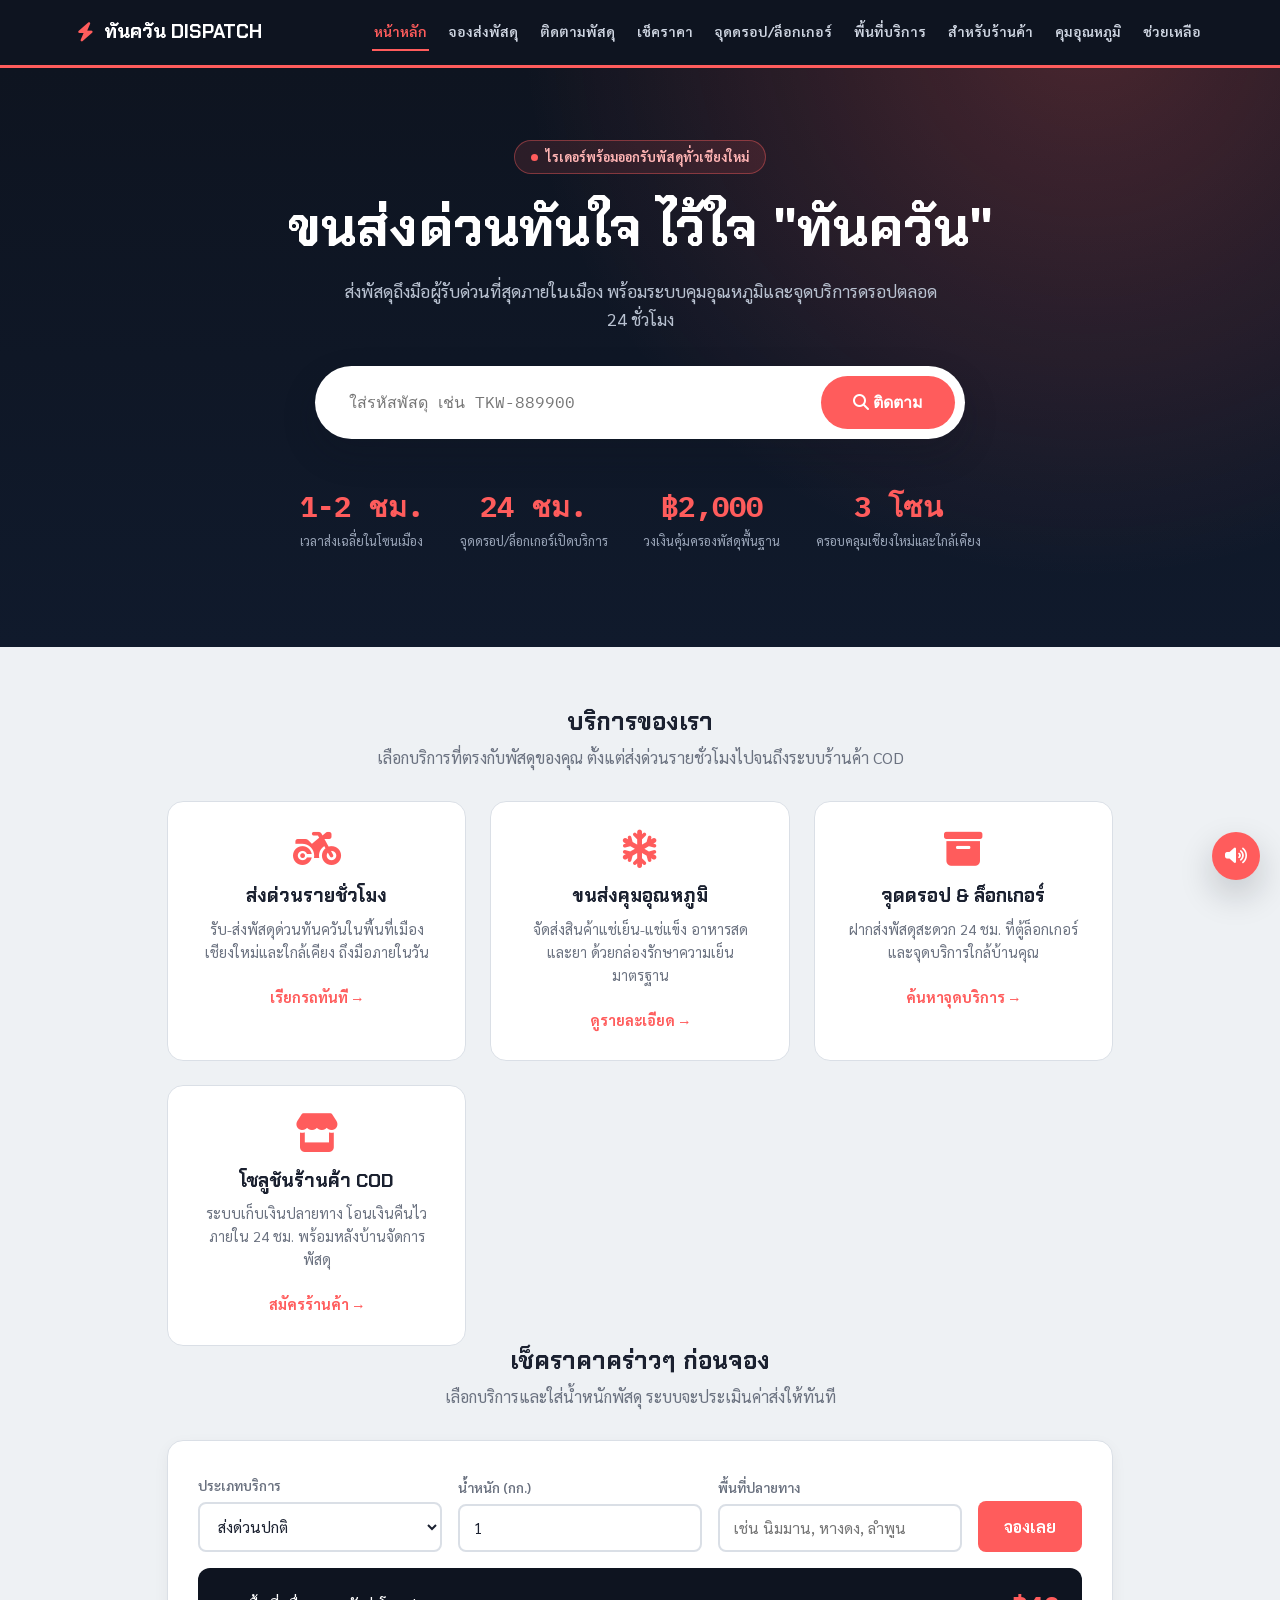
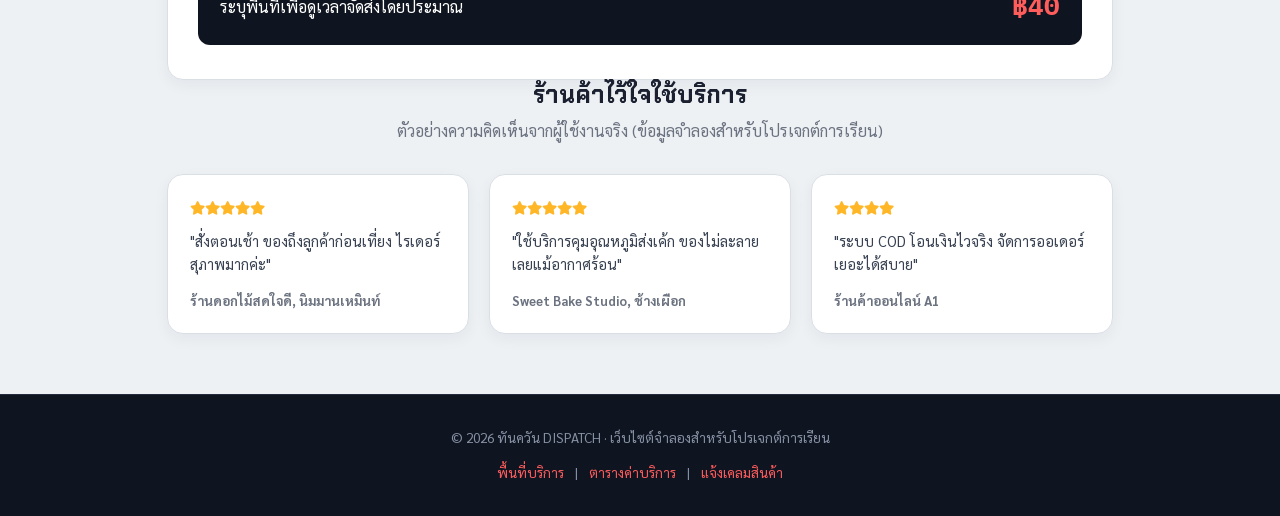
<file: index.html>
<!DOCTYPE html>
<html lang="th">
<head>
<meta charset="UTF-8">
<meta name="viewport" content="width=device-width, initial-scale=1.0">
<title>ทันควัน DISPATCH — ขนส่งด่วน ทันใจ ปลอดภัย</title>
<meta name="description" content="ทันควัน DISPATCH บริการส่งพัสดุด่วนในเชียงใหม่ คุมอุณหภูมิได้ จุดดรอป/ล็อกเกอร์ 24 ชม. พร้อมระบบติดตามพัสดุแบบเรียลไทม์">
<link href="https://fonts.googleapis.com/css2?family=Chakra+Petch:wght@500;600;700&family=Sarabun:wght@300;400;600;700&family=IBM+Plex+Mono:wght@400;600&display=swap" rel="stylesheet">
<link rel="stylesheet" href="https://cdnjs.cloudflare.com/ajax/libs/font-awesome/6.4.0/css/all.min.css">
<link rel="stylesheet" href="css/tankwan-core.css">
<style>
  h1,h2,h3{ font-family:'Chakra Petch', sans-serif; }

  .hero{ background: radial-gradient(circle at 85% -10%, rgba(255,92,92,0.25), transparent 45%), linear-gradient(180deg, var(--ink) 0%, #101a2c 100%); color:#fff; padding:72px 6% 96px; text-align:center; }
  .hero .eyebrow{ display:inline-flex; align-items:center; gap:8px; background:rgba(255,92,92,.12); border:1px solid rgba(255,92,92,.4); color:#ffb4b4; padding:6px 16px; border-radius:20px; font-size:.8rem; font-weight:700; margin-bottom:20px; }
  .hero .eyebrow .dot{ width:7px; height:7px; border-radius:50%; background:var(--coral); animation:twPulseDot 1.4s infinite; }
  @keyframes twPulseDot{ 0%,100%{ opacity:1; } 50%{ opacity:.35; } }
  .hero h1{ font-size:clamp(2.1rem, 5vw, 3.4rem); margin-bottom:16px; }
  .hero p.lead{ font-size:1.08rem; color:#b9c2d1; max-width:600px; margin:0 auto 32px; }

  .track-box{ max-width:650px; margin:0 auto; background:#fff; padding:10px; border-radius:50px; display:flex; gap:10px; box-shadow:var(--shadow-lg); }
  .track-box input{ flex:1; border:none; outline:none; padding:12px 24px; font-size:1rem; font-family:'IBM Plex Mono', monospace; border-radius:40px; background:transparent; }
  .track-box button{ background:var(--coral); color:#fff; border:none; padding:14px 32px; border-radius:40px; font-weight:700; font-size:1rem; cursor:pointer; transition:background .15s; }
  .track-box button:hover{ background:var(--coral-deep); }
  @media (max-width:520px){ .track-box{ flex-direction:column; border-radius:22px; } .track-box input{ padding:10px 14px; text-align:center; } }

  .stats-strip{ display:flex; justify-content:center; gap:36px; flex-wrap:wrap; margin-top:44px; }
  .stat{ text-align:center; }
  .stat .num{ font-family:'IBM Plex Mono', monospace; font-size:1.8rem; font-weight:700; color:var(--coral); }
  .stat .lbl{ font-size:.8rem; color:#9aa5b8; margin-top:2px; }

  .section-heading{ text-align:center; max-width:560px; margin:0 auto 8px; }
  .section-sub{ text-align:center; color:var(--gray); max-width:560px; margin:0 auto 30px; }

  .services-grid{ display:grid; grid-template-columns:repeat(auto-fit, minmax(240px, 1fr)); gap:24px; margin-top:10px; }
  .service-card{ background:var(--card); border-radius:16px; padding:28px; border:1px solid var(--line); text-align:center; transition:transform .2s, box-shadow .2s; opacity:0; }
  .service-card.is-visible{ opacity:1; }
  .service-card:hover{ transform:translateY(-5px); box-shadow:var(--shadow-md); }
  .service-card i{ font-size:2.4rem; color:var(--coral); margin-bottom:16px; }
  .service-card h3{ margin-bottom:10px; }
  .service-card p{ font-size:0.9rem; color:var(--gray); margin-bottom:20px; }
  .btn-link{ display:inline-block; color:var(--coral); font-weight:700; text-decoration:none; font-size:0.9rem; }
  .btn-link:hover{ text-decoration:underline; }

  /* ---- Quick rate estimator ---- */
  .estimator{ padding:34px 30px; display:grid; grid-template-columns:1fr 1fr 1fr auto; gap:16px; align-items:end; }
  @media (max-width:760px){ .estimator{ grid-template-columns:1fr 1fr; } }
  .estimator .result{ grid-column:span 4; background:var(--ink); color:#fff; border-radius:12px; padding:18px 22px; display:flex; justify-content:space-between; align-items:center; flex-wrap:wrap; gap:10px; }
  @media (max-width:760px){ .estimator .result{ grid-column:span 2; } }
  .estimator .result .amount{ font-family:'IBM Plex Mono', monospace; font-size:1.6rem; color:var(--coral); font-weight:700; }

  .trust-grid{ display:grid; grid-template-columns:repeat(auto-fit, minmax(220px,1fr)); gap:20px; }
  .trust-card{ padding:22px; }
  .trust-card .quote{ font-size:.92rem; color:#374151; margin-bottom:14px; }
  .trust-card .who{ font-size:.82rem; color:var(--gray); font-weight:700; }
  .trust-card .stars{ color:var(--amber); margin-bottom:10px; font-size:.85rem; }
</style>
</head>
<body>

<header class="site-header">
  <a href="index.html" class="logo"><i class="fa-solid fa-bolt"></i> ทันควัน DISPATCH</a>
  <button class="nav-toggle" aria-label="เปิดเมนู" aria-expanded="false"><i class="fa-solid fa-bars"></i></button>
  <nav>
    <a href="index.html">หน้าหลัก</a>
    <a href="tankwan-booking.html">จองส่งพัสดุ</a>
    <a href="tankwan-tracking.html">ติดตามพัสดุ</a>
    <a href="tankwan-rates.html">เช็คราคา</a>
    <a href="tankwan-dropoff.html">จุดดรอป/ล็อกเกอร์</a>
    <a href="tankwan-coverage.html">พื้นที่บริการ</a>
    <a href="tankwan-business.html">สำหรับร้านค้า</a>
    <a href="tankwan-cold-chain.html">คุมอุณหภูมิ</a>
    <a href="tankwan-help.html">ช่วยเหลือ</a>
  </nav>
</header>

<section class="hero">
  <span class="eyebrow"><span class="dot"></span> ไรเดอร์พร้อมออกรับพัสดุทั่วเชียงใหม่</span>
  <h1>ขนส่งด่วนทันใจ ไว้ใจ "ทันควัน"</h1>
  <p class="lead">ส่งพัสดุถึงมือผู้รับด่วนที่สุดภายในเมือง พร้อมระบบคุมอุณหภูมิและจุดบริการดรอปตลอด 24 ชั่วโมง</p>
  <form class="track-box" action="tankwan-tracking.html" method="GET">
    <label for="heroTrackId" class="visually-hidden">รหัสพัสดุ</label>
    <input id="heroTrackId" type="text" name="track_id" placeholder="ใส่รหัสพัสดุ เช่น TKW-889900" required>
    <button type="submit"><i class="fa-solid fa-magnifying-glass"></i> ติดตาม</button>
  </form>

  <div class="stats-strip">
    <div class="stat"><div class="num">1-2 ชม.</div><div class="lbl">เวลาส่งเฉลี่ยในโซนเมือง</div></div>
    <div class="stat"><div class="num">24 ชม.</div><div class="lbl">จุดดรอป/ล็อกเกอร์เปิดบริการ</div></div>
    <div class="stat"><div class="num">฿2,000</div><div class="lbl">วงเงินคุ้มครองพัสดุพื้นฐาน</div></div>
    <div class="stat"><div class="num">3 โซน</div><div class="lbl">ครอบคลุมเชียงใหม่และใกล้เคียง</div></div>
  </div>
</section>

<div class="wrap" style="padding-top:60px;">
  <h2 class="section-heading">บริการของเรา</h2>
  <p class="section-sub">เลือกบริการที่ตรงกับพัสดุของคุณ ตั้งแต่ส่งด่วนรายชั่วโมงไปจนถึงระบบร้านค้า COD</p>
  <div class="services-grid">
    <div class="service-card">
      <i class="fa-solid fa-motorcycle"></i>
      <h3>ส่งด่วนรายชั่วโมง</h3>
      <p>รับ-ส่งพัสดุด่วนทันควันในพื้นที่เมืองเชียงใหม่และใกล้เคียง ถึงมือภายในวัน</p>
      <a href="tankwan-booking.html" class="btn-link">เรียกรถทันที →</a>
    </div>
    <div class="service-card">
      <i class="fa-solid fa-snowflake"></i>
      <h3>ขนส่งคุมอุณหภูมิ</h3>
      <p>จัดส่งสินค้าแช่เย็น-แช่แข็ง อาหารสด และยา ด้วยกล่องรักษาความเย็นมาตรฐาน</p>
      <a href="tankwan-cold-chain.html" class="btn-link">ดูรายละเอียด →</a>
    </div>
    <div class="service-card">
      <i class="fa-solid fa-box-archive"></i>
      <h3>จุดดรอป & ล็อกเกอร์</h3>
      <p>ฝากส่งพัสดุสะดวก 24 ชม. ที่ตู้ล็อกเกอร์และจุดบริการใกล้บ้านคุณ</p>
      <a href="tankwan-dropoff.html" class="btn-link">ค้นหาจุดบริการ →</a>
    </div>
    <div class="service-card">
      <i class="fa-solid fa-store"></i>
      <h3>โซลูชันร้านค้า COD</h3>
      <p>ระบบเก็บเงินปลายทาง โอนเงินคืนไวภายใน 24 ชม. พร้อมหลังบ้านจัดการพัสดุ</p>
      <a href="tankwan-business.html" class="btn-link">สมัครร้านค้า →</a>
    </div>
  </div>
</div>

<div class="wrap">
  <h2 class="section-heading">เช็คราคาคร่าวๆ ก่อนจอง</h2>
  <p class="section-sub">เลือกบริการและใส่น้ำหนักพัสดุ ระบบจะประเมินค่าส่งให้ทันที</p>
  <div class="card estimator">
    <div class="field" style="margin:0;">
      <label for="estService">ประเภทบริการ</label>
      <select id="estService"><option value="express">ส่งด่วนปกติ</option><option value="cold">คุมอุณหภูมิ</option><option value="dropoff">จุดดรอป/ล็อกเกอร์</option></select>
    </div>
    <div class="field" style="margin:0;">
      <label for="estWeight">น้ำหนัก (กก.)</label>
      <input type="number" id="estWeight" value="1" min="0.1" step="0.1">
    </div>
    <div class="field" style="margin:0;">
      <label for="estZone">พื้นที่ปลายทาง</label>
      <input type="text" id="estZone" placeholder="เช่น นิมมาน, หางดง, ลำพูน">
    </div>
    <a href="tankwan-booking.html" class="btn btn-coral">จองเลย</a>
    <div class="result">
      <span id="estZoneNote">ระบุพื้นที่เพื่อดูเวลาจัดส่งโดยประมาณ</span>
      <span class="amount" id="estAmount">฿40</span>
    </div>
  </div>
</div>

<div class="wrap">
  <h2 class="section-heading">ร้านค้าไว้ใจใช้บริการ</h2>
  <p class="section-sub">ตัวอย่างความคิดเห็นจากผู้ใช้งานจริง (ข้อมูลจำลองสำหรับโปรเจกต์การเรียน)</p>
  <div class="trust-grid">
    <div class="card trust-card">
      <div class="stars"><i class="fa-solid fa-star"></i><i class="fa-solid fa-star"></i><i class="fa-solid fa-star"></i><i class="fa-solid fa-star"></i><i class="fa-solid fa-star"></i></div>
      <p class="quote">"สั่งตอนเช้า ของถึงลูกค้าก่อนเที่ยง ไรเดอร์สุภาพมากค่ะ"</p>
      <div class="who">ร้านดอกไม้สดใจดี, นิมมานเหมินท์</div>
    </div>
    <div class="card trust-card">
      <div class="stars"><i class="fa-solid fa-star"></i><i class="fa-solid fa-star"></i><i class="fa-solid fa-star"></i><i class="fa-solid fa-star"></i><i class="fa-solid fa-star"></i></div>
      <p class="quote">"ใช้บริการคุมอุณหภูมิส่งเค้ก ของไม่ละลายเลยแม้อากาศร้อน"</p>
      <div class="who">Sweet Bake Studio, ช้างเผือก</div>
    </div>
    <div class="card trust-card">
      <div class="stars"><i class="fa-solid fa-star"></i><i class="fa-solid fa-star"></i><i class="fa-solid fa-star"></i><i class="fa-solid fa-star"></i></div>
      <p class="quote">"ระบบ COD โอนเงินไวจริง จัดการออเดอร์เยอะได้สบาย"</p>
      <div class="who">ร้านค้าออนไลน์ A1</div>
    </div>
  </div>
</div>

<footer class="site-footer">
  <p>© 2026 ทันควัน DISPATCH · เว็บไซต์จำลองสำหรับโปรเจกต์การเรียน</p>
  <div class="foot-links">
    <a href="tankwan-coverage.html">พื้นที่บริการ</a> |
    <a href="tankwan-rates.html">ตารางค่าบริการ</a> |
    <a href="tankwan-help.html">แจ้งเคลมสินค้า</a>
  </div>
</footer>

<script src="js/tankwan-utils.js"></script>
<script src="js/tankwan-nav.js"></script>
<script src="js/tankwan-audio.js"></script>
<script>
  // ---- Quick rate estimator (ใช้ตารางราคากลางจาก tankwan-utils.js) ----
  function updateEstimate(){
    const service = document.getElementById('estService').value;
    const weight = parseFloat(document.getElementById('estWeight').value) || 1;
    const zoneQuery = document.getElementById('estZone').value;
    const { price } = Tankwan.calculateShippingFee(service, weight);
    document.getElementById('estAmount').textContent = Tankwan.formatTHB(price);

    const zone = Tankwan.findZoneByArea(zoneQuery);
    const note = document.getElementById('estZoneNote');
    note.textContent = zone ? `${zone.label} · ${zone.eta}` : 'ระบุพื้นที่เพื่อดูเวลาจัดส่งโดยประมาณ';
  }
  ['estService','estWeight','estZone'].forEach(id => {
    document.getElementById(id).addEventListener('input', updateEstimate);
    document.getElementById(id).addEventListener('change', updateEstimate);
  });
  updateEstimate();

  // ---- Reveal service cards on scroll ----
  const revealTargets = document.querySelectorAll('.service-card');
  if ('IntersectionObserver' in window) {
    const io = new IntersectionObserver((entries) => {
      entries.forEach((entry, i) => {
        if (entry.isIntersecting) {
          setTimeout(() => entry.target.classList.add('fade-in-up', 'is-visible'), i * 60);
          io.unobserve(entry.target);
        }
      });
    }, { threshold: 0.15 });
    revealTargets.forEach(el => io.observe(el));
  } else {
    revealTargets.forEach(el => el.classList.add('is-visible'));
  }
</script>

</body>
</html>
</file>
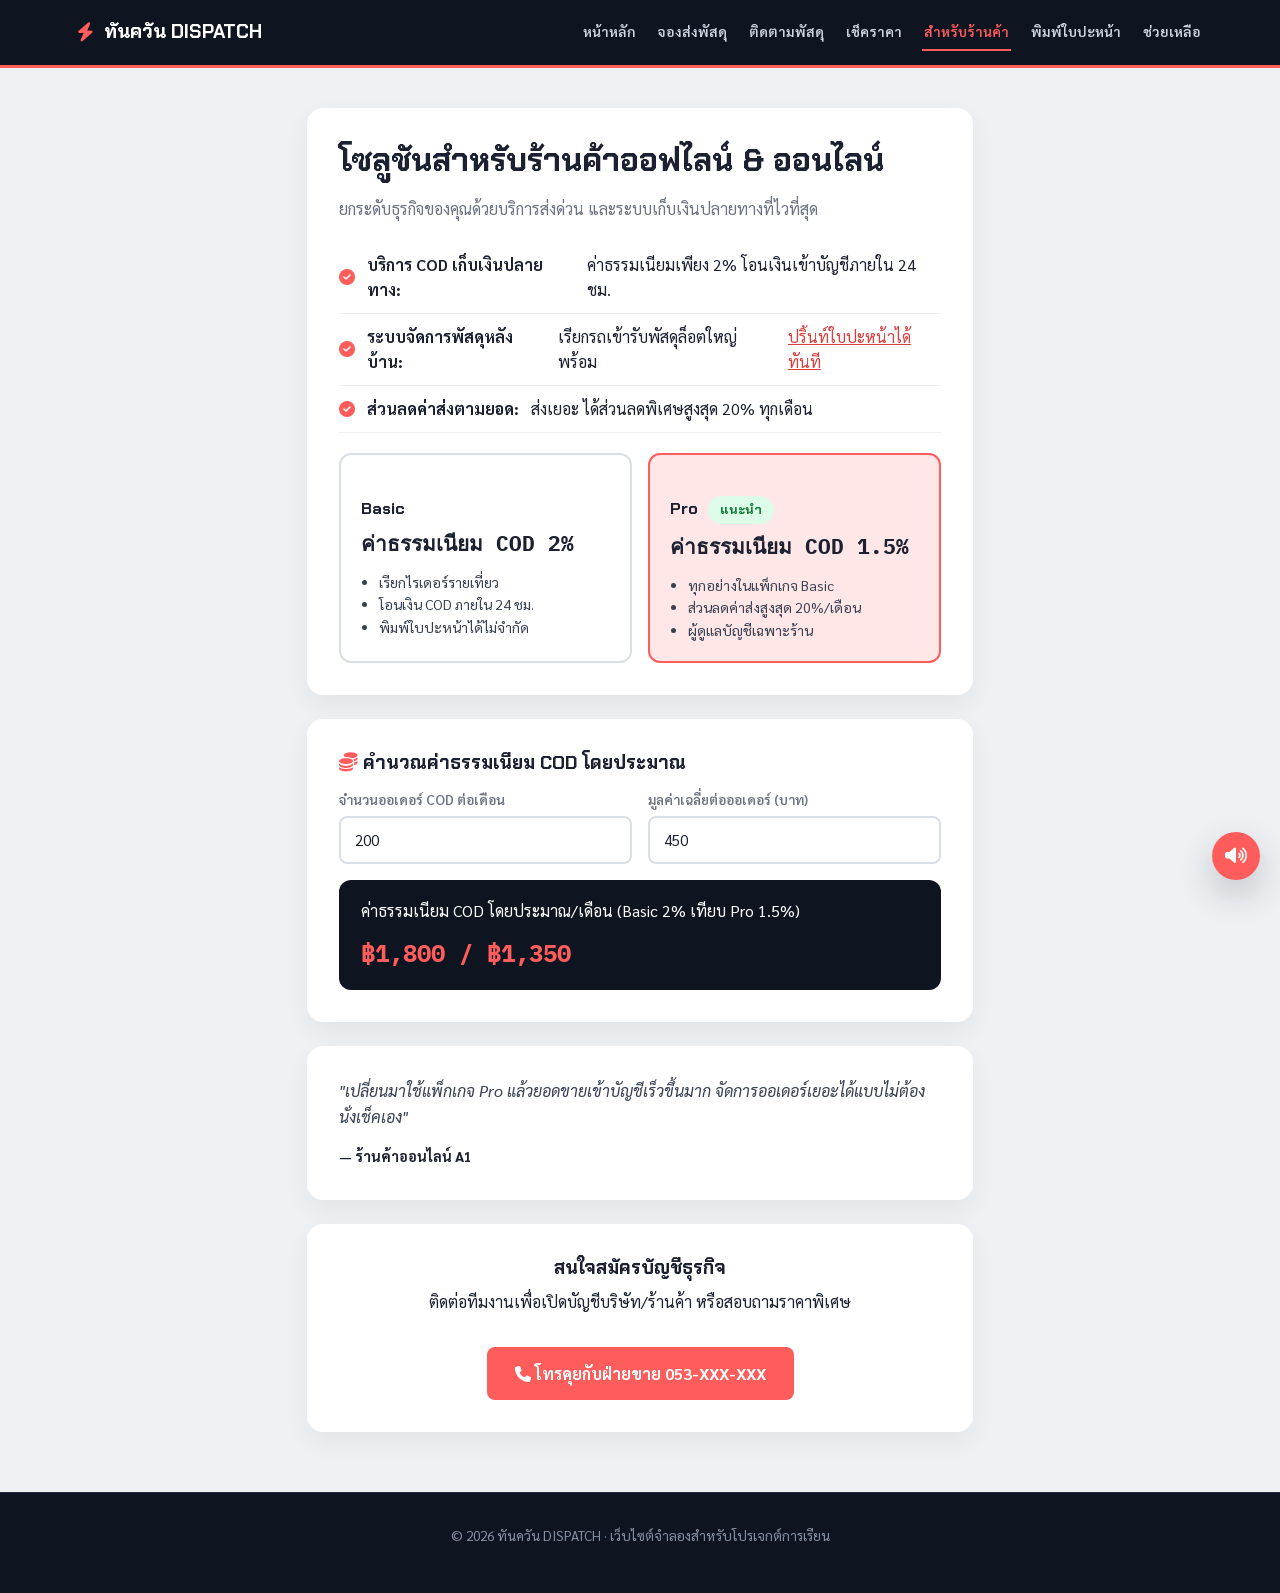
<file: tankwan-business.html>
<!DOCTYPE html>
<html lang="th">
<head>
<meta charset="UTF-8">
<meta name="viewport" content="width=device-width, initial-scale=1.0">
<title>บริการสำหรับผู้ประกอบการ & ร้านค้า — ทันควัน DISPATCH</title>
<link href="https://fonts.googleapis.com/css2?family=Chakra+Petch:wght@600;700&family=Sarabun:wght@400;600&family=IBM+Plex+Mono:wght@600&display=swap" rel="stylesheet">
<link rel="stylesheet" href="https://cdnjs.cloudflare.com/ajax/libs/font-awesome/6.4.0/css/all.min.css">
<link rel="stylesheet" href="css/tankwan-core.css">
<style>
  .wrap-narrow{ max-width:820px; margin:40px auto; padding:0 6%; }
  .biz-card{ background:#fff; border-radius:16px; padding:32px; box-shadow:0 10px 25px rgba(0,0,0,0.05); margin-bottom:24px; }
  .feature-list{ list-style:none; margin:20px 0; padding:0; }
  .feature-list li{ padding:10px 0; border-bottom:1px solid #eee; display:flex; align-items:center; gap:12px; }
  .feature-list i{ color:var(--coral); }
  .btn-apply{ display:inline-block; background:var(--coral); color:#fff; padding:14px 28px; border-radius:8px; text-decoration:none; font-weight:700; margin-top:16px; }

  .calc-result{ background:var(--ink); color:#fff; border-radius:12px; padding:18px 22px; margin-top:16px; display:flex; justify-content:space-between; flex-wrap:wrap; gap:10px; }
  .calc-result .amount{ font-family:'IBM Plex Mono', monospace; font-size:1.5rem; color:var(--coral); font-weight:700; }

  .plan-grid{ display:grid; grid-template-columns:1fr 1fr; gap:16px; margin-top:16px; }
  @media (max-width:600px){ .plan-grid{ grid-template-columns:1fr; } }
  .plan-card{ border:2px solid var(--line); border-radius:12px; padding:20px; }
  .plan-card.featured{ border-color:var(--coral); background:var(--coral-soft); }
  .plan-card h4{ font-family:'Chakra Petch'; margin-bottom:6px; }
  .plan-card ul{ margin:10px 0 0; padding-left:18px; font-size:.88rem; color:#374151; }
</style>
</head>
<body>

<header class="site-header">
  <a href="index.html" class="logo"><i class="fa-solid fa-bolt"></i> ทันควัน DISPATCH</a>
  <button class="nav-toggle" aria-label="เปิดเมนู" aria-expanded="false"><i class="fa-solid fa-bars"></i></button>
  <nav>
    <a href="index.html">หน้าหลัก</a>
    <a href="tankwan-booking.html">จองส่งพัสดุ</a>
    <a href="tankwan-tracking.html">ติดตามพัสดุ</a>
    <a href="tankwan-rates.html">เช็คราคา</a>
    <a href="tankwan-business.html">สำหรับร้านค้า</a>
    <a href="tankwan-bulk-print.html">พิมพ์ใบปะหน้า</a>
    <a href="tankwan-help.html">ช่วยเหลือ</a>
  </nav>
</header>

<div class="wrap-narrow">
  <div class="biz-card">
    <h1 style="font-family:'Chakra Petch';">โซลูชันสำหรับร้านค้าออฟไลน์ & ออนไลน์</h1>
    <p style="color:#6B7280;">ยกระดับธุรกิจของคุณด้วยบริการส่งด่วน และระบบเก็บเงินปลายทางที่ไวที่สุด</p>

    <ul class="feature-list">
      <li><i class="fa-solid fa-circle-check"></i> <b>บริการ COD เก็บเงินปลายทาง:</b> ค่าธรรมเนียมเพียง 2% โอนเงินเข้าบัญชีภายใน 24 ชม.</li>
      <li><i class="fa-solid fa-circle-check"></i> <b>ระบบจัดการพัสดุหลังบ้าน:</b> เรียกรถเข้ารับพัสดุล็อตใหญ่ พร้อม<a href="tankwan-bulk-print.html" style="color:var(--coral-deep);">ปริ้นท์ใบปะหน้าได้ทันที</a></li>
      <li><i class="fa-solid fa-circle-check"></i> <b>ส่วนลดค่าส่งตามยอด:</b> ส่งเยอะ ได้ส่วนลดพิเศษสูงสุด 20% ทุกเดือน</li>
    </ul>

    <div class="plan-grid">
      <div class="plan-card">
        <h4>Basic</h4>
        <div style="font-family:'IBM Plex Mono'; font-size:1.3rem; font-weight:700;">ค่าธรรมเนียม COD 2%</div>
        <ul>
          <li>เรียกไรเดอร์รายเที่ยว</li>
          <li>โอนเงิน COD ภายใน 24 ชม.</li>
          <li>พิมพ์ใบปะหน้าได้ไม่จำกัด</li>
        </ul>
      </div>
      <div class="plan-card featured">
        <h4>Pro <span class="badge badge-green" style="margin-left:6px;">แนะนำ</span></h4>
        <div style="font-family:'IBM Plex Mono'; font-size:1.3rem; font-weight:700;">ค่าธรรมเนียม COD 1.5%</div>
        <ul>
          <li>ทุกอย่างในแพ็กเกจ Basic</li>
          <li>ส่วนลดค่าส่งสูงสุด 20%/เดือน</li>
          <li>ผู้ดูแลบัญชีเฉพาะร้าน</li>
        </ul>
      </div>
    </div>
  </div>

  <div class="biz-card">
    <h3><i class="fa-solid fa-coins" style="color:var(--coral);"></i> คำนวณค่าธรรมเนียม COD โดยประมาณ</h3>
    <div class="grid-2" style="margin-top:14px;">
      <div class="field" style="margin:0;">
        <label for="ordersPerMonth">จำนวนออเดอร์ COD ต่อเดือน</label>
        <input type="number" id="ordersPerMonth" value="200" min="0">
      </div>
      <div class="field" style="margin:0;">
        <label for="avgOrderValue">มูลค่าเฉลี่ยต่อออเดอร์ (บาท)</label>
        <input type="number" id="avgOrderValue" value="450" min="0">
      </div>
    </div>
    <div class="calc-result">
      <span>ค่าธรรมเนียม COD โดยประมาณ/เดือน (Basic 2% เทียบ Pro 1.5%)</span>
      <span class="amount" id="feeResult">฿1,800 / ฿1,350</span>
    </div>
  </div>

  <div class="biz-card">
    <p style="font-style:italic; color:#374151;">"เปลี่ยนมาใช้แพ็กเกจ Pro แล้วยอดขายเข้าบัญชีเร็วขึ้นมาก จัดการออเดอร์เยอะได้แบบไม่ต้องนั่งเช็คเอง"</p>
    <div style="font-weight:700; margin-top:8px; font-size:.9rem;">— ร้านค้าออนไลน์ A1</div>
  </div>

  <div class="biz-card" style="text-align:center;">
    <h3>สนใจสมัครบัญชีธุรกิจ</h3>
    <p>ติดต่อทีมงานเพื่อเปิดบัญชีบริษัท/ร้านค้า หรือสอบถามราคาพิเศษ</p>
    <a href="tel:053000000" class="btn-apply"><i class="fa-solid fa-phone"></i> โทรคุยกับฝ่ายขาย 053-XXX-XXX</a>
  </div>
</div>

<footer class="site-footer">
  <p>© 2026 ทันควัน DISPATCH · เว็บไซต์จำลองสำหรับโปรเจกต์การเรียน</p>
</footer>

<script src="js/tankwan-utils.js"></script>
<script src="js/tankwan-nav.js"></script>
<script src="js/tankwan-audio.js"></script>
<script>
  function updateFee(){
    const orders = parseFloat(document.getElementById('ordersPerMonth').value) || 0;
    const avg = parseFloat(document.getElementById('avgOrderValue').value) || 0;
    const totalCOD = orders * avg;
    const basicFee = totalCOD * 0.02;
    const proFee = totalCOD * 0.015;
    document.getElementById('feeResult').textContent = `${Tankwan.formatTHB(basicFee)} / ${Tankwan.formatTHB(proFee)}`;
  }
  ['ordersPerMonth','avgOrderValue'].forEach(id => document.getElementById(id).addEventListener('input', updateFee));
  updateFee();
</script>

</body>
</html>
</file>
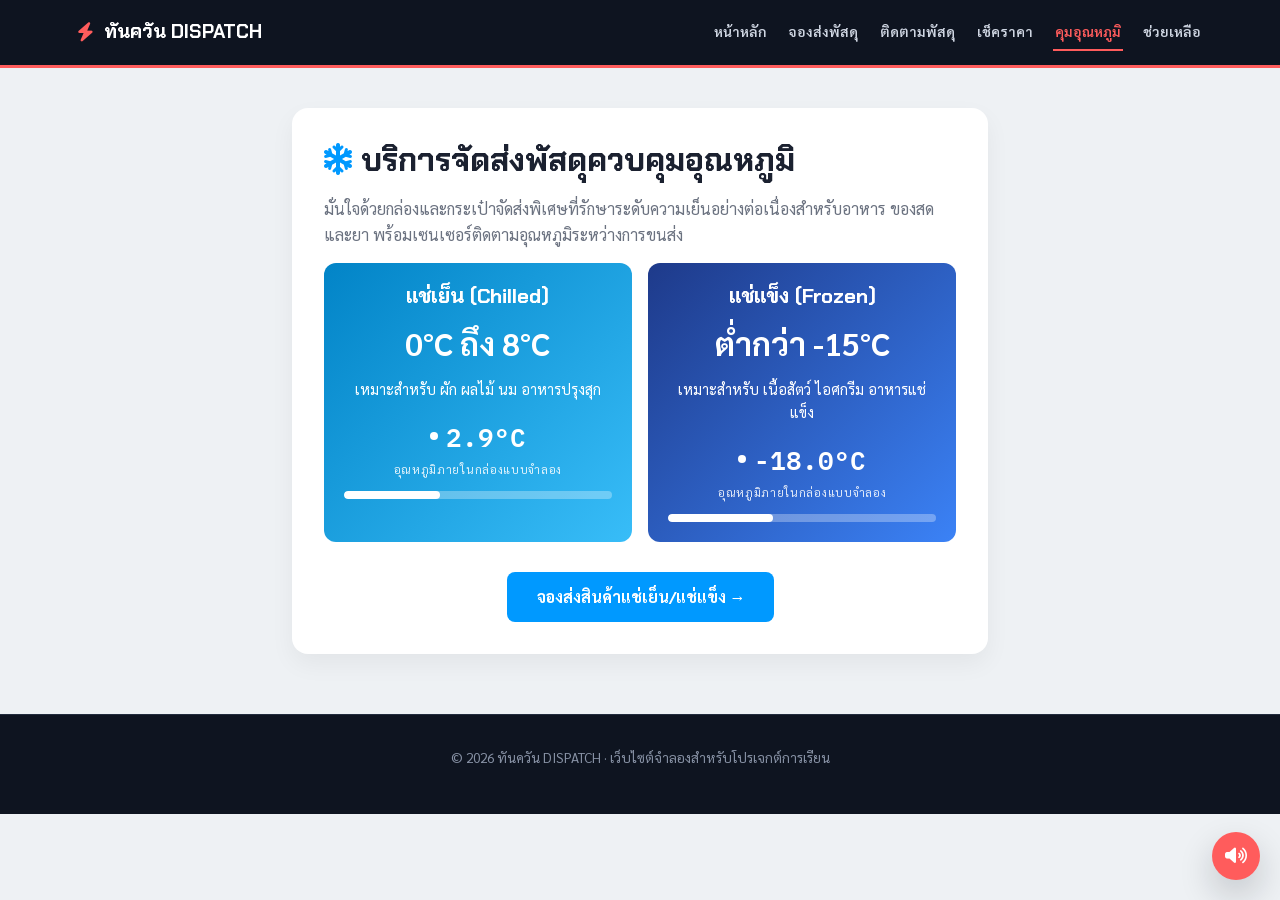
<file: tankwan-cold-chain.html>
<!DOCTYPE html>
<html lang="th">
<head>
<meta charset="UTF-8">
<meta name="viewport" content="width=device-width, initial-scale=1.0">
<title>ขนส่งคุมอุณหภูมิ — ทันควัน DISPATCH</title>
<link href="https://fonts.googleapis.com/css2?family=Chakra+Petch:wght@600;700&family=Sarabun:wght@400;600&family=IBM+Plex+Mono:wght@600&display=swap" rel="stylesheet">
<link rel="stylesheet" href="https://cdnjs.cloudflare.com/ajax/libs/font-awesome/6.4.0/css/all.min.css">
<link rel="stylesheet" href="css/tankwan-core.css">
<style>
  :root{ --blue:#0099FF; }
  .wrap-narrow{ max-width:850px; margin:40px auto; padding:0 6%; }
  .cold-card{ background:#fff; border-radius:16px; padding:32px; box-shadow:0 10px 25px rgba(0,0,0,0.05); }
  .temp-box{ padding:20px; border-radius:12px; text-align:center; color:#fff; position:relative; overflow:hidden; }
  .chilled{ background:linear-gradient(135deg, #0284C7, #38BDF8); }
  .frozen{ background:linear-gradient(135deg, #1E3A8A, #3B82F6); }
  .temp-box h3{ font-family:'Chakra Petch', sans-serif; font-size:1.3rem; margin-bottom:8px; }
  .temp-box .deg{ font-size:2rem; font-weight:700; }
  .temp-box .live-reading{ font-family:'IBM Plex Mono', monospace; font-size:1.6rem; font-weight:600; margin-top:10px; display:flex; align-items:center; justify-content:center; gap:8px; }
  .temp-box .live-reading .dot{ width:8px; height:8px; border-radius:50%; background:#fff; animation:twLivePulse 1.4s infinite; }
  @keyframes twLivePulse{ 0%,100%{ opacity:1; } 50%{ opacity:.3; } }
  .temp-box .live-lbl{ font-size:.72rem; text-transform:uppercase; letter-spacing:.06em; opacity:.85; margin-top:4px; }
  .gauge-track{ height:8px; background:rgba(255,255,255,.3); border-radius:6px; margin-top:12px; overflow:hidden; }
  .gauge-fill{ height:100%; background:#fff; border-radius:6px; transition:width .6s ease; }
</style>
</head>
<body>

<header class="site-header">
  <a href="index.html" class="logo"><i class="fa-solid fa-bolt"></i> ทันควัน DISPATCH</a>
  <button class="nav-toggle" aria-label="เปิดเมนู" aria-expanded="false"><i class="fa-solid fa-bars"></i></button>
  <nav>
    <a href="index.html">หน้าหลัก</a>
    <a href="tankwan-booking.html">จองส่งพัสดุ</a>
    <a href="tankwan-tracking.html">ติดตามพัสดุ</a>
    <a href="tankwan-rates.html">เช็คราคา</a>
    <a href="tankwan-cold-chain.html">คุมอุณหภูมิ</a>
    <a href="tankwan-help.html">ช่วยเหลือ</a>
  </nav>
</header>

<div class="wrap-narrow">
  <div class="cold-card">
    <h1 style="font-family:'Chakra Petch';"><i class="fa-solid fa-snowflake" style="color:var(--blue);"></i> บริการจัดส่งพัสดุควบคุมอุณหภูมิ</h1>
    <p style="color:#6B7280;">มั่นใจด้วยกล่องและกระเป๋าจัดส่งพิเศษที่รักษาระดับความเย็นอย่างต่อเนื่องสำหรับอาหาร ของสด และยา พร้อมเซนเซอร์ติดตามอุณหภูมิระหว่างการขนส่ง</p>

    <div class="grid-2">
      <div class="temp-box chilled">
        <h3>แช่เย็น (Chilled)</h3>
        <div class="deg">0°C ถึง 8°C</div>
        <p style="margin-top:10px; font-size:0.9rem;">เหมาะสำหรับ ผัก ผลไม้ นม อาหารปรุงสุก</p>
        <div class="live-reading"><span class="dot"></span><span id="chilledReading">4.2°C</span></div>
        <div class="live-lbl">อุณหภูมิภายในกล่องแบบจำลอง</div>
        <div class="gauge-track"><div class="gauge-fill" id="chilledGauge" style="width:50%;"></div></div>
      </div>
      <div class="temp-box frozen">
        <h3>แช่แข็ง (Frozen)</h3>
        <div class="deg">ต่ำกว่า -15°C</div>
        <p style="margin-top:10px; font-size:0.9rem;">เหมาะสำหรับ เนื้อสัตว์ ไอศกรีม อาหารแช่แข็ง</p>
        <div class="live-reading"><span class="dot"></span><span id="frozenReading">-17.5°C</span></div>
        <div class="live-lbl">อุณหภูมิภายในกล่องแบบจำลอง</div>
        <div class="gauge-track"><div class="gauge-fill" id="frozenGauge" style="width:50%;"></div></div>
      </div>
    </div>

    <div style="margin-top:30px; text-align:center;">
      <a href="tankwan-booking.html?service=cold" style="background:var(--blue); color:#fff; padding:12px 30px; border-radius:8px; text-decoration:none; font-weight:700; display:inline-block;">จองส่งสินค้าแช่เย็น/แช่แข็ง →</a>
    </div>
  </div>
</div>

<footer class="site-footer">
  <p>© 2026 ทันควัน DISPATCH · เว็บไซต์จำลองสำหรับโปรเจกต์การเรียน</p>
</footer>

<script src="js/tankwan-utils.js"></script>
<script src="js/tankwan-nav.js"></script>
<script src="js/tankwan-audio.js"></script>
<script>
  // จำลองค่าที่อ่านได้จากเซนเซอร์อุณหภูมิ (สุ่มขยับเล็กน้อยรอบค่ากึ่งกลางของแต่ละช่วง)
  function simulate(elId, gaugeId, min, max){
    const mid = (min + max) / 2;
    const wobble = (Math.random() - 0.5) * (max - min) * 0.3;
    const val = Math.min(max, Math.max(min, mid + wobble));
    document.getElementById(elId).textContent = val.toFixed(1) + '°C';
    const pct = ((val - min) / (max - min)) * 100;
    document.getElementById(gaugeId).style.width = pct.toFixed(0) + '%';
  }
  function tickAll(){
    simulate('chilledReading', 'chilledGauge', 0, 8);
    simulate('frozenReading', 'frozenGauge', -20, -15);
  }
  tickAll();
  setInterval(tickAll, 2500);
</script>

</body>
</html>
</file>
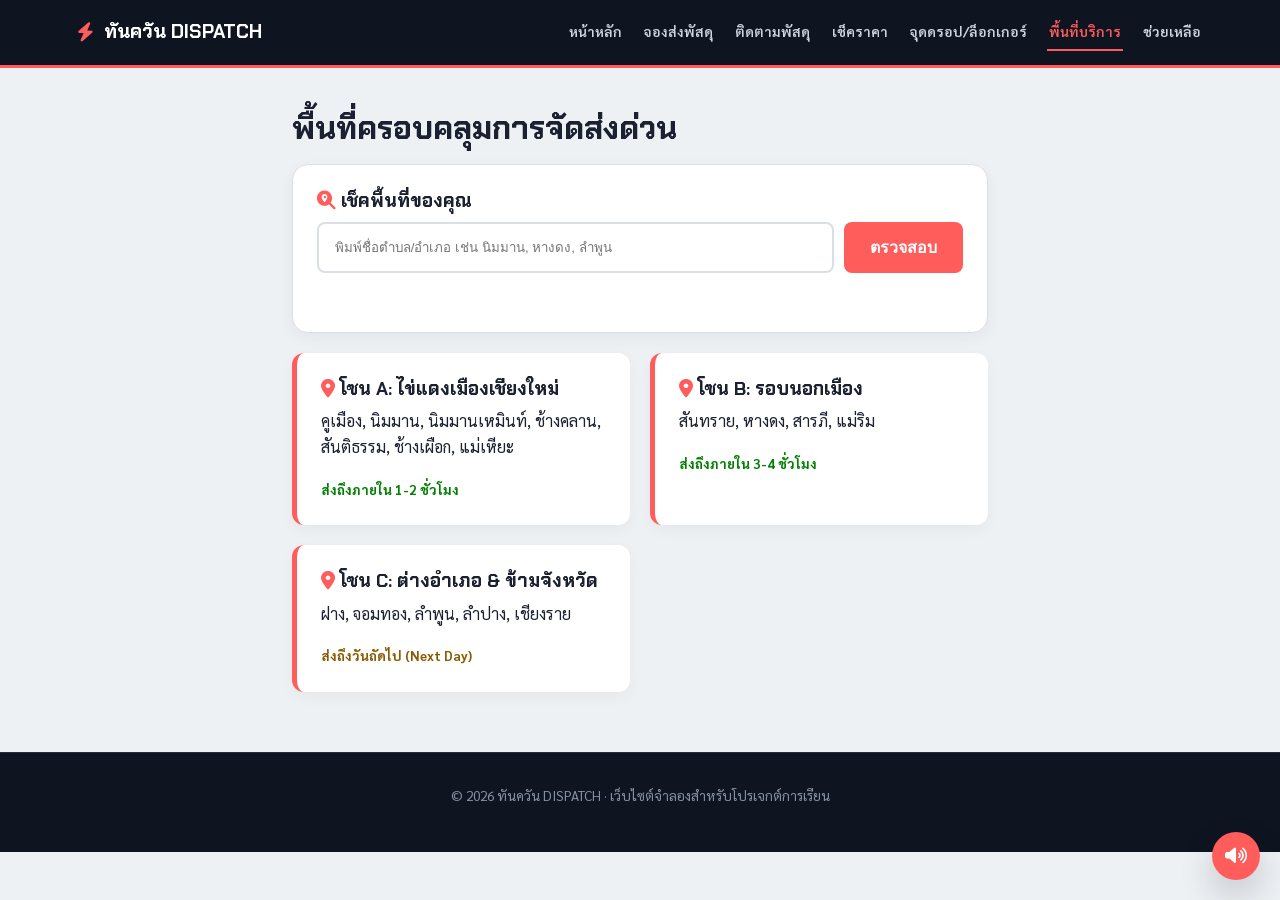
<file: tankwan-coverage.html>
<!DOCTYPE html>
<html lang="th">
<head>
<meta charset="UTF-8">
<meta name="viewport" content="width=device-width, initial-scale=1.0">
<title>พื้นที่ให้บริการ — ทันควัน DISPATCH</title>
<link href="https://fonts.googleapis.com/css2?family=Chakra+Petch:wght@600;700&family=Sarabun:wght@400;600&display=swap" rel="stylesheet">
<link rel="stylesheet" href="https://cdnjs.cloudflare.com/ajax/libs/font-awesome/6.4.0/css/all.min.css">
<link rel="stylesheet" href="css/tankwan-core.css">
<style>
  .wrap-narrow{ max-width:850px; margin:40px auto; padding:0 6%; }
  .zone-grid{ display:grid; grid-template-columns:repeat(auto-fit, minmax(250px, 1fr)); gap:20px; margin-top:20px; }
  .zone-card{ background:#fff; padding:24px; border-radius:12px; border-left:5px solid var(--coral); box-shadow:0 5px 15px rgba(0,0,0,0.04); transition:box-shadow .15s; }
  .zone-card.matched{ box-shadow:0 0 0 3px var(--coral-soft), 0 5px 15px rgba(0,0,0,0.04); }
  .zone-card h3{ font-family:'Chakra Petch', sans-serif; margin-bottom:8px; }

  .checker{ padding:24px; margin-bottom:10px; }
  .checker-row{ display:flex; gap:10px; }
  .checker-row input{ flex:1; padding:12px 16px; border:2px solid var(--line); border-radius:8px; }
  .checker-row input:focus{ outline:none; border-color:var(--coral); }
  .checker-result{ margin-top:14px; font-size:.92rem; min-height:1.4em; }
</style>
</head>
<body>

<header class="site-header">
  <a href="index.html" class="logo"><i class="fa-solid fa-bolt"></i> ทันควัน DISPATCH</a>
  <button class="nav-toggle" aria-label="เปิดเมนู" aria-expanded="false"><i class="fa-solid fa-bars"></i></button>
  <nav>
    <a href="index.html">หน้าหลัก</a>
    <a href="tankwan-booking.html">จองส่งพัสดุ</a>
    <a href="tankwan-tracking.html">ติดตามพัสดุ</a>
    <a href="tankwan-rates.html">เช็คราคา</a>
    <a href="tankwan-dropoff.html">จุดดรอป/ล็อกเกอร์</a>
    <a href="tankwan-coverage.html">พื้นที่บริการ</a>
    <a href="tankwan-help.html">ช่วยเหลือ</a>
  </nav>
</header>

<div class="wrap-narrow">
  <h1 style="font-family:'Chakra Petch';">พื้นที่ครอบคลุมการจัดส่งด่วน</h1>

  <div class="card checker">
    <h3 style="margin-bottom:10px;"><i class="fa-solid fa-magnifying-glass-location" style="color:var(--coral);"></i> เช็คพื้นที่ของคุณ</h3>
    <div class="checker-row">
      <label for="areaInput" class="visually-hidden">พิมพ์ชื่อตำบล/อำเภอ</label>
      <input type="text" id="areaInput" placeholder="พิมพ์ชื่อตำบล/อำเภอ เช่น นิมมาน, หางดง, ลำพูน">
      <button class="btn btn-coral" id="areaCheckBtn">ตรวจสอบ</button>
    </div>
    <div class="checker-result" id="areaResult"></div>
  </div>

  <div class="zone-grid" id="zoneGrid"></div>
</div>

<footer class="site-footer">
  <p>© 2026 ทันควัน DISPATCH · เว็บไซต์จำลองสำหรับโปรเจกต์การเรียน</p>
</footer>

<script src="js/tankwan-utils.js"></script>
<script src="js/tankwan-nav.js"></script>
<script src="js/tankwan-audio.js"></script>
<script>
  const zoneGrid = document.getElementById('zoneGrid');
  const zoneEtaColor = { A: 'green', B: 'green', C: '#8A5A00' };

  function renderZones(matchedZone){
    zoneGrid.innerHTML = Tankwan.ZONES.map(z => `
      <div class="zone-card ${matchedZone && matchedZone.zone === z.zone ? 'matched' : ''}">
        <h3><i class="fa-solid fa-location-dot" style="color:var(--coral);"></i> ${z.label}</h3>
        <p>${z.areas.join(', ')}</p>
        <small style="color:${z.zone === 'C' ? '#8A5A00' : 'green'}; font-weight:700;">${z.eta}</small>
      </div>
    `).join('');
  }
  renderZones(null);

  function checkArea(){
    const q = document.getElementById('areaInput').value.trim();
    const resultEl = document.getElementById('areaResult');
    if (!q) {
      resultEl.innerHTML = '';
      renderZones(null);
      return;
    }
    const zone = Tankwan.findZoneByArea(q);
    if (zone) {
      resultEl.innerHTML = `<span class="badge badge-green"><i class="fa-solid fa-circle-check"></i> อยู่ใน ${zone.label}</span> &nbsp; ${zone.eta}`;
      renderZones(zone);
    } else {
      resultEl.innerHTML = `<span class="badge badge-gray"><i class="fa-solid fa-circle-question"></i> ไม่พบพื้นที่นี้ในระบบ</span> &nbsp; กรุณาติดต่อฝ่ายขายเพื่อสอบถามเพิ่มเติม`;
      renderZones(null);
    }
  }
  document.getElementById('areaCheckBtn').addEventListener('click', checkArea);
  document.getElementById('areaInput').addEventListener('keydown', e => { if (e.key === 'Enter') checkArea(); });
</script>

</body>
</html>
</file>
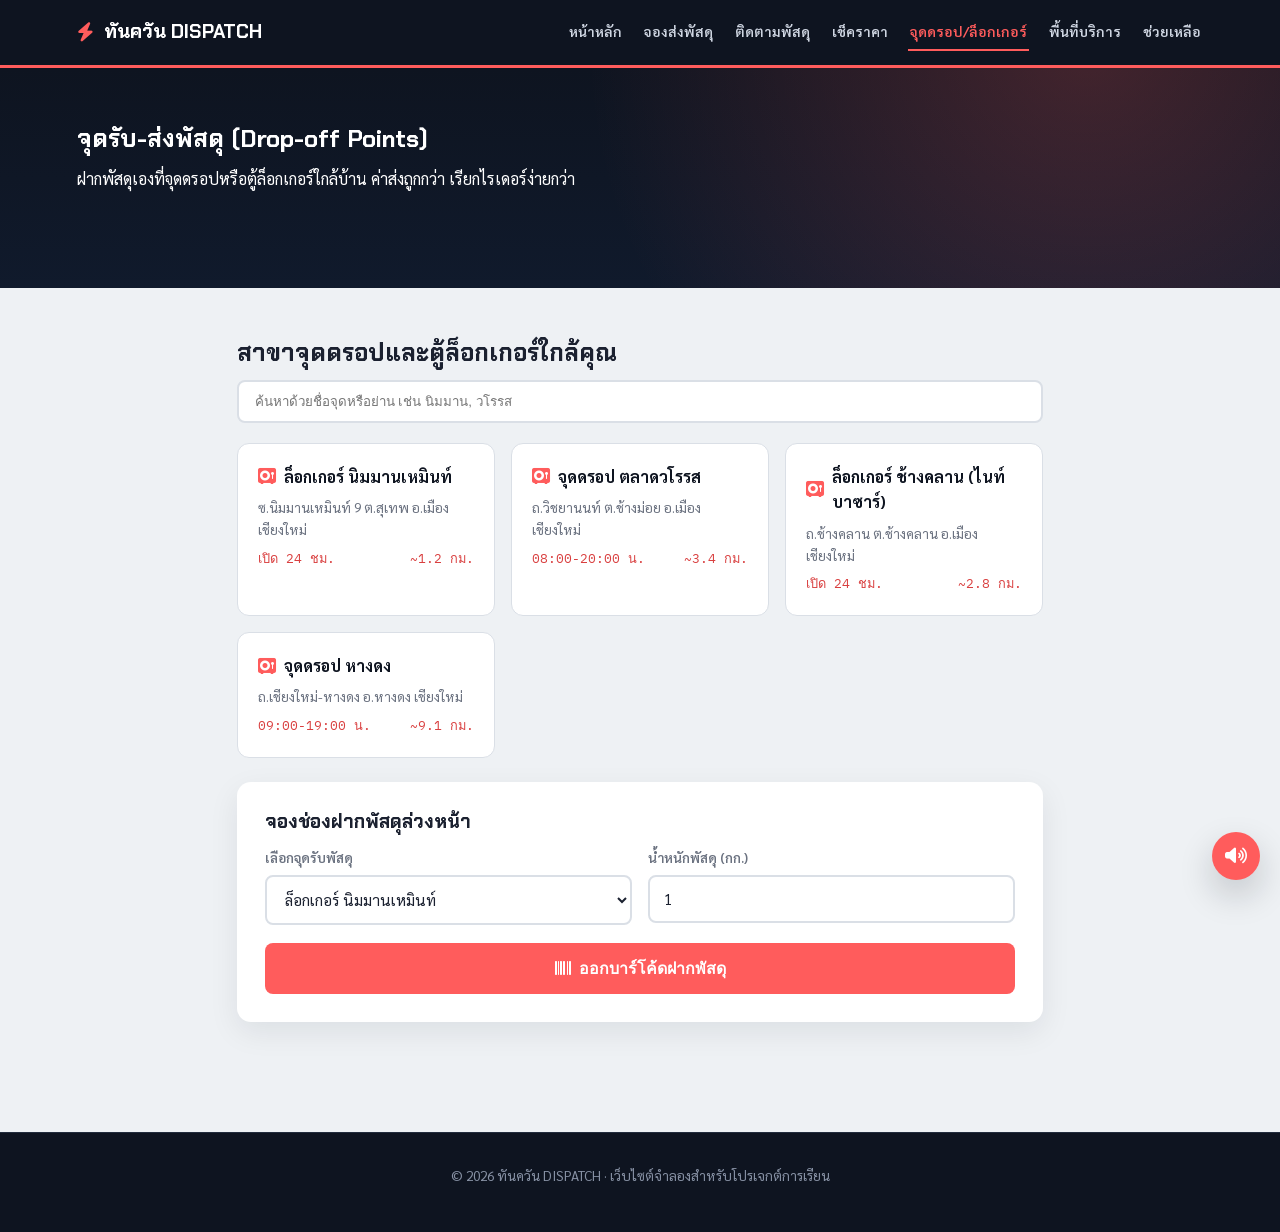
<file: tankwan-dropoff.html>
<!DOCTYPE html>
<html lang="th">
<head>
<meta charset="UTF-8">
<meta name="viewport" content="width=device-width, initial-scale=1.0">
<title>จุดรับ-ส่งพัสดุ — ทันควัน DISPATCH</title>
<link href="https://fonts.googleapis.com/css2?family=Chakra+Petch:wght@500;600;700&family=Sarabun:wght@300;400;600;700&family=IBM+Plex+Mono:wght@400;600&display=swap" rel="stylesheet">
<link rel="stylesheet" href="https://cdnjs.cloudflare.com/ajax/libs/font-awesome/6.4.0/css/all.min.css">
<link rel="stylesheet" href="css/tankwan-core.css">
<style>
  .hero-mini{ background: radial-gradient(circle at 85% -10%, rgba(255,92,92,0.22), transparent 45%), linear-gradient(180deg, var(--ink) 0%, #101a2c 100%); color:#fff; padding:56px 6% 80px; }
  .wrap{ max-width:960px; margin:0 auto; padding:50px 6%; }

  .filter-row{ display:flex; gap:10px; margin-bottom:20px; }
  .filter-row input{ flex:1; padding:12px 16px; border:2px solid var(--line); border-radius:8px; }
  .filter-row input:focus{ outline:none; border-color:var(--coral); }

  .point-grid{ display:grid; grid-template-columns:repeat(auto-fit, minmax(220px,1fr)); gap:16px; margin-top:8px; }
  .point-card{ background:var(--card); border:1px solid var(--line); border-radius:12px; padding:20px; }
  .point-card .name{ font-weight:700; font-size:1rem; color:var(--ink); display:flex; align-items:center; gap:8px; }
  .point-card .name i{ color:var(--coral); }
  .point-card .addr{ font-size:0.85rem; color:var(--gray); margin:8px 0; }
  .point-card .meta{ font-size:0.8rem; font-family:'IBM Plex Mono', monospace; display:flex; justify-content:space-between; color:var(--coral-deep); }
  .no-results{ color:var(--gray); text-align:center; padding:20px; }

  .ticket{ background:var(--card); border-radius:14px; box-shadow:0 10px 30px rgba(14,20,32,0.08); padding:28px; margin-top:24px; }
  .btn-action{ width:100%; }
  .confirm-ticket{ display:none; margin-top:20px; background:var(--ink); color:#fff; border-radius:10px; padding:22px; font-family:'IBM Plex Mono', monospace; text-align:center; }
  .confirm-ticket .code{ font-family:'Chakra Petch', sans-serif; font-size:1.8rem; color:var(--coral); font-weight:700; }
  .confirm-ticket .qr{ width:96px; height:96px; margin:14px auto; background:
      repeating-linear-gradient(0deg,#fff 0 6px,#0E1420 6px 12px),
      repeating-linear-gradient(90deg,#fff 0 6px,#0E1420 6px 12px);
      background-blend-mode:difference; border-radius:6px; }
  .confirm-ticket .validity{ font-size:.85rem; color:#b9c2d1; margin-top:8px; }
  .ticket-actions{ display:flex; gap:8px; margin-top:14px; }
</style>
</head>
<body>

<header class="site-header">
  <a href="index.html" class="logo"><i class="fa-solid fa-bolt"></i> ทันควัน DISPATCH</a>
  <button class="nav-toggle" aria-label="เปิดเมนู" aria-expanded="false"><i class="fa-solid fa-bars"></i></button>
  <nav>
    <a href="index.html">หน้าหลัก</a>
    <a href="tankwan-booking.html">จองส่งพัสดุ</a>
    <a href="tankwan-tracking.html">ติดตามพัสดุ</a>
    <a href="tankwan-rates.html">เช็คราคา</a>
    <a href="tankwan-dropoff.html">จุดดรอป/ล็อกเกอร์</a>
    <a href="tankwan-coverage.html">พื้นที่บริการ</a>
    <a href="tankwan-help.html">ช่วยเหลือ</a>
  </nav>
</header>

<section class="hero-mini">
  <h1>จุดรับ-ส่งพัสดุ (Drop-off Points)</h1>
  <p>ฝากพัสดุเองที่จุดดรอปหรือตู้ล็อกเกอร์ใกล้บ้าน ค่าส่งถูกกว่า เรียกไรเดอร์ง่ายกว่า</p>
</section>

<div class="wrap">
  <h2>สาขาจุดดรอปและตู้ล็อกเกอร์ใกล้คุณ</h2>
  <div class="filter-row">
    <label for="pointFilter" class="visually-hidden">ค้นหาจุดบริการ</label>
    <input type="text" id="pointFilter" placeholder="ค้นหาด้วยชื่อจุดหรือย่าน เช่น นิมมาน, วโรรส">
  </div>
  <div class="point-grid" id="pointGrid"></div>
  <p class="no-results" id="noResults" style="display:none;">ไม่พบจุดบริการที่ตรงกับคำค้นหา</p>

  <div class="ticket">
    <h3>จองช่องฝากพัสดุล่วงหน้า</h3>
    <div class="grid-2" style="margin-top:14px;">
      <div class="field">
        <label for="drpPoint">เลือกจุดรับพัสดุ</label>
        <select id="drpPoint"></select>
      </div>
      <div class="field">
        <label for="drpWeight">น้ำหนักพัสดุ (กก.)</label>
        <input type="number" id="drpWeight" value="1" min="0.1" step="0.1">
      </div>
    </div>
    <button class="btn btn-coral btn-action" id="confirmDropoffBtn"><i class="fa-solid fa-barcode"></i> ออกบาร์โค้ดฝากพัสดุ</button>

    <div class="confirm-ticket" id="drpTicket">
      <div class="qr" aria-hidden="true"></div>
      <div class="code" id="drpCode">TKW-DROP-000000</div>
      <p style="margin-top:8px;">นำบาร์โค้ด/รหัสนี้ไปสแกนที่ตู้ล็อกเกอร์เพื่อเปิดช่องฝากพัสดุได้ทันที</p>
      <div class="validity" id="drpValidity">ใช้ได้ภายใน 30:00 นาที</div>
      <div class="ticket-actions">
        <button class="btn btn-outline btn-sm" style="flex:1;color:#fff;border-color:#2b3547;" id="copyDrpBtn"><i class="fa-solid fa-copy"></i> คัดลอกรหัส</button>
      </div>
    </div>
  </div>
</div>

<footer class="site-footer">
  <p>© 2026 ทันควัน DISPATCH · เว็บไซต์จำลองสำหรับโปรเจกต์การเรียน</p>
</footer>

<script src="js/tankwan-utils.js"></script>
<script src="js/tankwan-nav.js"></script>
<script src="js/tankwan-audio.js"></script>
<script>
  const POINTS = [
    { id:'nimman', name:'ล็อกเกอร์ นิมมานเหมินท์', addr:'ซ.นิมมานเหมินท์ 9 ต.สุเทพ อ.เมือง เชียงใหม่', hours:'เปิด 24 ชม.', dist:'~1.2 กม.' },
    { id:'warorot', name:'จุดดรอป ตลาดวโรรส', addr:'ถ.วิชยานนท์ ต.ช้างม่อย อ.เมือง เชียงใหม่', hours:'08:00-20:00 น.', dist:'~3.4 กม.' },
    { id:'changkhlan', name:'ล็อกเกอร์ ช้างคลาน (ไนท์บาซาร์)', addr:'ถ.ช้างคลาน ต.ช้างคลาน อ.เมือง เชียงใหม่', hours:'เปิด 24 ชม.', dist:'~2.8 กม.' },
    { id:'hangdong', name:'จุดดรอป หางดง', addr:'ถ.เชียงใหม่-หางดง อ.หางดง เชียงใหม่', hours:'09:00-19:00 น.', dist:'~9.1 กม.' },
  ];

  const pointGrid = document.getElementById('pointGrid');
  const drpPoint = document.getElementById('drpPoint');

  function renderPoints(filter){
    const q = (filter || '').trim().toLowerCase();
    const filtered = POINTS.filter(p => !q || p.name.toLowerCase().includes(q) || p.addr.toLowerCase().includes(q));
    document.getElementById('noResults').style.display = filtered.length ? 'none' : 'block';
    pointGrid.innerHTML = filtered.map(p => `
      <div class="point-card">
        <div class="name"><i class="fa-solid fa-vault"></i> ${p.name}</div>
        <div class="addr">${p.addr}</div>
        <div class="meta"><span>${p.hours}</span><span>${p.dist}</span></div>
      </div>
    `).join('');
  }
  document.getElementById('pointFilter').addEventListener('input', e => renderPoints(e.target.value));
  renderPoints('');

  drpPoint.innerHTML = POINTS.map(p => `<option value="${p.id}">${p.name}</option>`).join('');

  let validityTimer = null;
  document.getElementById('confirmDropoffBtn').addEventListener('click', function(){
    const code = Tankwan.generateTrackingId('TKW-DROP');
    document.getElementById('drpCode').textContent = code;
    document.getElementById('drpTicket').style.display = 'block';

    let secondsLeft = 30 * 60;
    const validityEl = document.getElementById('drpValidity');
    clearInterval(validityTimer);
    validityTimer = setInterval(() => {
      secondsLeft--;
      const m = Math.floor(secondsLeft / 60), s = secondsLeft % 60;
      if (secondsLeft <= 0) {
        clearInterval(validityTimer);
        validityEl.textContent = 'รหัสหมดอายุแล้ว กรุณาออกรหัสใหม่';
        return;
      }
      validityEl.textContent = `ใช้ได้ภายใน ${String(m).padStart(2,'0')}:${String(s).padStart(2,'0')} นาที`;
    }, 1000);
  });

  document.getElementById('copyDrpBtn').addEventListener('click', () => {
    const code = document.getElementById('drpCode').textContent;
    navigator.clipboard?.writeText(code).then(() => Tankwan.showToast('คัดลอกรหัส ' + code + ' แล้ว', 'success'))
      .catch(() => Tankwan.showToast('ไม่สามารถคัดลอกรหัสได้', 'error'));
  });
</script>

</body>
</html>
</file>
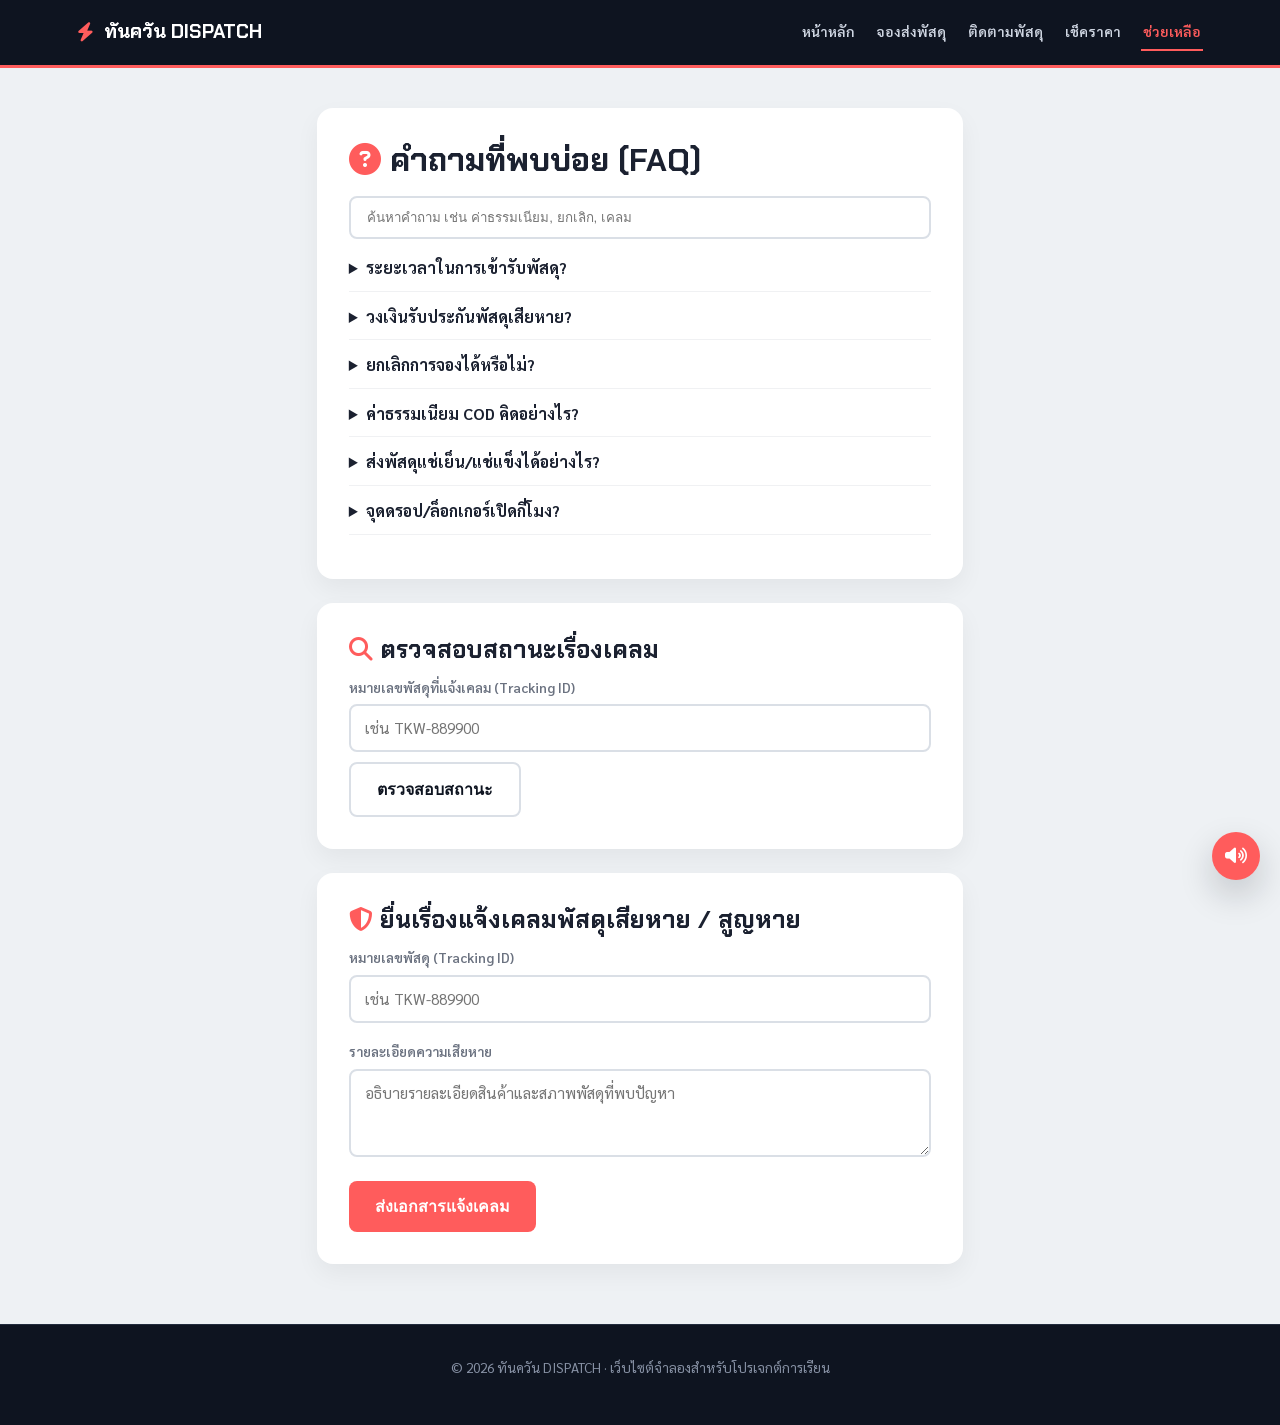
<file: tankwan-help.html>
<!DOCTYPE html>
<html lang="th">
<head>
<meta charset="UTF-8">
<meta name="viewport" content="width=device-width, initial-scale=1.0">
<title>ศูนย์ช่วยเหลือ & แจ้งเคลม — ทันควัน DISPATCH</title>
<link href="https://fonts.googleapis.com/css2?family=Chakra+Petch:wght@600;700&family=Sarabun:wght@400;600&display=swap" rel="stylesheet">
<link rel="stylesheet" href="https://cdnjs.cloudflare.com/ajax/libs/font-awesome/6.4.0/css/all.min.css">
<link rel="stylesheet" href="css/tankwan-core.css">
<style>
  .wrap-narrow{ max-width:800px; margin:40px auto; padding:0 6%; }
  .card-block{ background:#fff; border-radius:16px; padding:32px; box-shadow:0 10px 25px rgba(0,0,0,0.05); margin-bottom:24px; }
  .faq-search{ display:flex; gap:10px; margin-bottom:16px; }
  .faq-search input{ flex:1; padding:12px 16px; border:2px solid var(--line); border-radius:8px; }
  .faq-search input:focus{ outline:none; border-color:var(--coral); }
  details{ margin-bottom:12px; cursor:pointer; border-bottom:1px solid #f0f1f3; padding-bottom:10px; }
  details summary{ font-weight:700; }
  details p{ margin-top:8px; color:#6B7280; }
  .claim-status-result{ margin-top:14px; padding:14px 16px; border-radius:10px; font-size:.9rem; display:none; }
</style>
</head>
<body>

<header class="site-header">
  <a href="index.html" class="logo"><i class="fa-solid fa-bolt"></i> ทันควัน DISPATCH</a>
  <button class="nav-toggle" aria-label="เปิดเมนู" aria-expanded="false"><i class="fa-solid fa-bars"></i></button>
  <nav>
    <a href="index.html">หน้าหลัก</a>
    <a href="tankwan-booking.html">จองส่งพัสดุ</a>
    <a href="tankwan-tracking.html">ติดตามพัสดุ</a>
    <a href="tankwan-rates.html">เช็คราคา</a>
    <a href="tankwan-help.html">ช่วยเหลือ</a>
  </nav>
</header>

<div class="wrap-narrow">
  <div class="card-block">
    <h1 style="font-family:'Chakra Petch';"><i class="fa-solid fa-circle-question" style="color:var(--coral);"></i> คำถามที่พบบ่อย (FAQ)</h1>
    <div class="faq-search">
      <label for="faqSearch" class="visually-hidden">ค้นหาคำถาม</label>
      <input type="text" id="faqSearch" placeholder="ค้นหาคำถาม เช่น ค่าธรรมเนียม, ยกเลิก, เคลม">
    </div>
    <div id="faqList"></div>
    <p id="faqEmpty" style="display:none; color:var(--gray);">ไม่พบคำถามที่ตรงกับคำค้นหา ลองพิมพ์คำอื่น หรือติดต่อฝ่ายบริการลูกค้าด้านล่าง</p>
  </div>

  <div class="card-block">
    <h2 style="font-family:'Chakra Petch';"><i class="fa-solid fa-magnifying-glass" style="color:var(--coral);"></i> ตรวจสอบสถานะเรื่องเคลม</h2>
    <div class="field" style="margin-bottom:10px;">
      <label for="claimIdInput">หมายเลขพัสดุที่แจ้งเคลม (Tracking ID)</label>
      <input type="text" id="claimIdInput" placeholder="เช่น TKW-889900">
    </div>
    <button class="btn btn-outline" id="checkClaimBtn">ตรวจสอบสถานะ</button>
    <div class="claim-status-result" id="claimStatusResult"></div>
  </div>

  <div class="card-block">
    <h2 style="font-family:'Chakra Petch';"><i class="fa-solid fa-shield-halved" style="color:var(--coral);"></i> ยื่นเรื่องแจ้งเคลมพัสดุเสียหาย / สูญหาย</h2>
    <form id="claimForm" novalidate>
      <div class="field" data-field="claimTrack">
        <label for="claimTrack">หมายเลขพัสดุ (Tracking ID)</label>
        <input type="text" id="claimTrack" placeholder="เช่น TKW-889900">
        <div class="error-msg">กรุณากรอกหมายเลขพัสดุ</div>
      </div>
      <div class="field" data-field="claimDetail">
        <label for="claimDetail">รายละเอียดความเสียหาย</label>
        <textarea rows="3" id="claimDetail" placeholder="อธิบายรายละเอียดสินค้าและสภาพพัสดุที่พบปัญหา"></textarea>
        <div class="error-msg">กรุณาอธิบายรายละเอียดปัญหาที่พบ</div>
      </div>
      <button type="submit" class="btn btn-coral">ส่งเอกสารแจ้งเคลม</button>
    </form>
  </div>
</div>

<footer class="site-footer">
  <p>© 2026 ทันควัน DISPATCH · เว็บไซต์จำลองสำหรับโปรเจกต์การเรียน</p>
</footer>

<script src="js/tankwan-utils.js"></script>
<script src="js/tankwan-nav.js"></script>
<script src="js/tankwan-audio.js"></script>
<script>
  const FAQS = [
    { q: 'ระยะเวลาในการเข้ารับพัสดุ?', a: 'ไรเดอร์จะเดินทางไปเข้ารับพัสดุภายใน 15-30 นาทีหลังจากกดยืนยันรายการจอง' },
    { q: 'วงเงินรับประกันพัสดุเสียหาย?', a: 'พัสดุทุกชิ้นได้รับการคุ้มครองวงเงินสูงสุด 2,000 บาทโดยไม่มีค่าใช้จ่ายเพิ่มเติม' },
    { q: 'ยกเลิกการจองได้หรือไม่?', a: 'สามารถยกเลิกได้ฟรีก่อนไรเดอร์เข้ารับพัสดุ ผ่านหน้าสถานะการจองของคุณ' },
    { q: 'ค่าธรรมเนียม COD คิดอย่างไร?', a: 'ร้านค้าทั่วไปเสียค่าธรรมเนียม 2% ต่อออเดอร์ หรือ 1.5% สำหรับแพ็กเกจ Pro โอนเงินภายใน 24 ชม.' },
    { q: 'ส่งพัสดุแช่เย็น/แช่แข็งได้อย่างไร?', a: 'เลือกบริการ "คุมอุณหภูมิ" ตอนจอง ระบบจะจัดไรเดอร์ที่มีกล่องรักษาอุณหภูมิให้โดยเฉพาะ' },
    { q: 'จุดดรอป/ล็อกเกอร์เปิดกี่โมง?', a: 'ล็อกเกอร์ส่วนใหญ่เปิดบริการ 24 ชั่วโมง ส่วนจุดดรอปที่มีเจ้าหน้าที่จะเปิดตามเวลาที่ระบุในหน้าจุดบริการ' },
  ];

  function renderFaqs(filter){
    const q = (filter || '').trim().toLowerCase();
    const filtered = FAQS.filter(f => !q || f.q.toLowerCase().includes(q) || f.a.toLowerCase().includes(q));
    document.getElementById('faqEmpty').style.display = filtered.length ? 'none' : 'block';
    document.getElementById('faqList').innerHTML = filtered.map(f => `
      <details><summary>${f.q}</summary><p>${f.a}</p></details>
    `).join('');
  }
  document.getElementById('faqSearch').addEventListener('input', e => renderFaqs(e.target.value));
  renderFaqs('');

  document.getElementById('checkClaimBtn').addEventListener('click', function(){
    const id = document.getElementById('claimIdInput').value.trim();
    const resultEl = document.getElementById('claimStatusResult');
    if (!id) { Tankwan.showToast('กรุณากรอกหมายเลขพัสดุ', 'error'); return; }
    const seed = id.split('').reduce((a,c)=>a+c.charCodeAt(0),0);
    const stages = ['ได้รับเรื่องแล้ว รอเจ้าหน้าที่ตรวจสอบ', 'กำลังตรวจสอบกับไรเดอร์ผู้จัดส่ง', 'อนุมัติการชดเชยแล้ว รอโอนเงิน'];
    const stage = stages[seed % stages.length];
    resultEl.style.display = 'block';
    resultEl.style.background = '#F8F9FB';
    resultEl.innerHTML = `<b>เรื่องเคลม ${id}:</b> ${stage}`;
  });

  function setError(fieldKey, hasError){
    const el = document.querySelector(`[data-field="${fieldKey}"]`);
    if (el) el.classList.toggle('has-error', hasError);
  }

  document.getElementById('claimForm').addEventListener('submit', function(e){
    e.preventDefault();
    const track = document.getElementById('claimTrack').value.trim();
    const detail = document.getElementById('claimDetail').value.trim();
    setError('claimTrack', !track);
    setError('claimDetail', !detail);
    if (!track || !detail) {
      Tankwan.showToast('กรุณากรอกข้อมูลให้ครบถ้วน', 'error');
      return;
    }
    Tankwan.showToast('ส่งข้อมูลการเคลมเรียบร้อย เจ้าหน้าที่จะติดต่อกลับภายใน 24 ชม.', 'success');
    this.reset();
  });
</script>

</body>
</html>
</file>
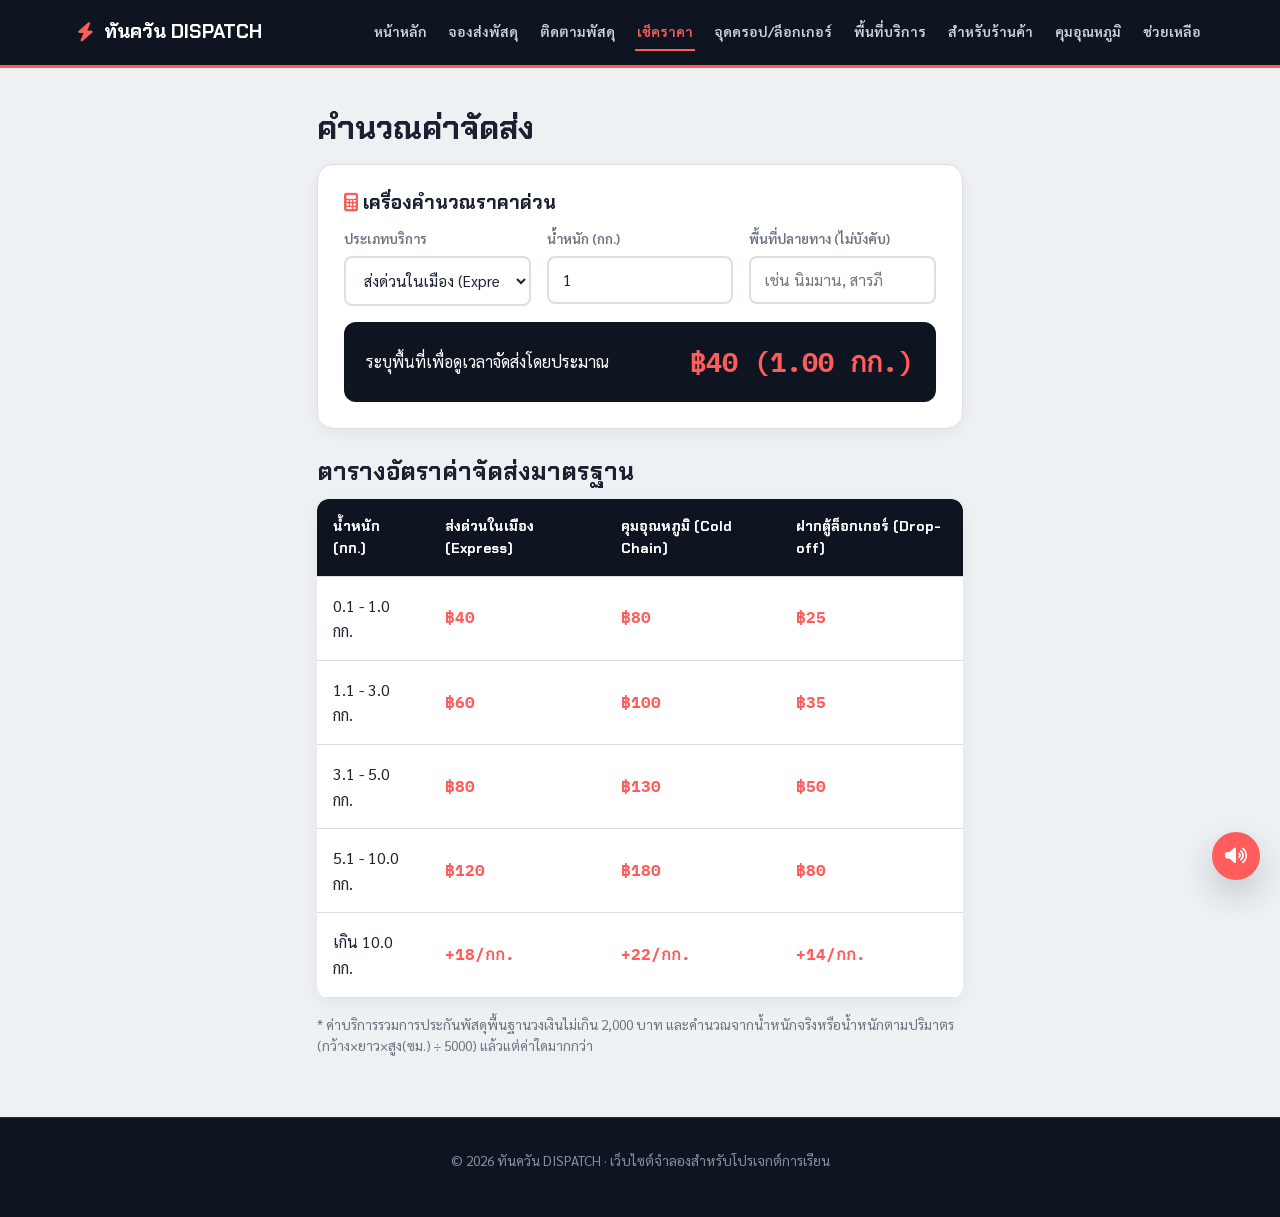
<file: tankwan-rates.html>
<!DOCTYPE html>
<html lang="th">
<head>
<meta charset="UTF-8">
<meta name="viewport" content="width=device-width, initial-scale=1.0">
<title>อัตราค่าบริการ — ทันควัน DISPATCH</title>
<link href="https://fonts.googleapis.com/css2?family=Chakra+Petch:wght@600;700&family=Sarabun:wght@400;600&family=IBM+Plex+Mono:wght@500;700&display=swap" rel="stylesheet">
<link rel="stylesheet" href="https://cdnjs.cloudflare.com/ajax/libs/font-awesome/6.4.0/css/all.min.css">
<link rel="stylesheet" href="css/tankwan-core.css">
<style>
  .wrap-narrow{ max-width:800px; margin:40px auto; padding:0 6%; }
  table{ width:100%; border-collapse:collapse; background:#fff; border-radius:12px; overflow:hidden; box-shadow:0 5px 20px rgba(0,0,0,0.05); }
  th, td{ padding:16px; text-align:left; border-bottom:1px solid var(--line); }
  th{ background:var(--ink); color:#fff; font-family:'Chakra Petch', sans-serif; font-size:.88rem; }
  .price{ font-family:'IBM Plex Mono', monospace; font-weight:700; color:var(--coral); }

  .calc-card{ padding:26px; margin-bottom:28px; }
  .calc-result{ background:var(--ink); color:#fff; border-radius:12px; padding:18px 22px; display:flex; justify-content:space-between; align-items:center; margin-top:16px; flex-wrap:wrap; gap:10px; }
  .calc-result .amount{ font-family:'IBM Plex Mono', monospace; font-size:1.7rem; color:var(--coral); font-weight:700; }
</style>
</head>
<body>

<header class="site-header">
  <a href="index.html" class="logo"><i class="fa-solid fa-bolt"></i> ทันควัน DISPATCH</a>
  <button class="nav-toggle" aria-label="เปิดเมนู" aria-expanded="false"><i class="fa-solid fa-bars"></i></button>
  <nav>
    <a href="index.html">หน้าหลัก</a>
    <a href="tankwan-booking.html">จองส่งพัสดุ</a>
    <a href="tankwan-tracking.html">ติดตามพัสดุ</a>
    <a href="tankwan-rates.html">เช็คราคา</a>
    <a href="tankwan-dropoff.html">จุดดรอป/ล็อกเกอร์</a>
    <a href="tankwan-coverage.html">พื้นที่บริการ</a>
    <a href="tankwan-business.html">สำหรับร้านค้า</a>
    <a href="tankwan-cold-chain.html">คุมอุณหภูมิ</a>
    <a href="tankwan-help.html">ช่วยเหลือ</a>
  </nav>
</header>

<div class="wrap-narrow">
  <h1 style="font-family:'Chakra Petch';">คำนวณค่าจัดส่ง</h1>

  <div class="card calc-card">
    <h3 style="margin-bottom:14px;"><i class="fa-solid fa-calculator" style="color:var(--coral);"></i> เครื่องคำนวณราคาด่วน</h3>
    <div class="grid-3">
      <div class="field" style="margin:0;">
        <label for="calcService">ประเภทบริการ</label>
        <select id="calcService">
          <option value="express">ส่งด่วนในเมือง (Express)</option>
          <option value="cold">คุมอุณหภูมิ (Cold Chain)</option>
          <option value="dropoff">ฝากตู้ล็อกเกอร์ (Drop-off)</option>
        </select>
      </div>
      <div class="field" style="margin:0;">
        <label for="calcWeight">น้ำหนัก (กก.)</label>
        <input type="number" id="calcWeight" value="1" min="0.1" step="0.1">
      </div>
      <div class="field" style="margin:0;">
        <label for="calcZone">พื้นที่ปลายทาง (ไม่บังคับ)</label>
        <input type="text" id="calcZone" placeholder="เช่น นิมมาน, สารภี">
      </div>
    </div>
    <div class="calc-result">
      <span id="calcZoneNote">ระบุพื้นที่เพื่อดูเวลาจัดส่งโดยประมาณ</span>
      <span class="amount" id="calcAmount">฿40</span>
    </div>
  </div>

  <h2 style="font-family:'Chakra Petch';">ตารางอัตราค่าจัดส่งมาตรฐาน</h2>
  <table>
    <thead>
      <tr>
        <th>น้ำหนัก (กก.)</th>
        <th>ส่งด่วนในเมือง (Express)</th>
        <th>คุมอุณหภูมิ (Cold Chain)</th>
        <th>ฝากตู้ล็อกเกอร์ (Drop-off)</th>
      </tr>
    </thead>
    <tbody>
      <tr><td>0.1 - 1.0 กก.</td><td class="price">฿40</td><td class="price">฿80</td><td class="price">฿25</td></tr>
      <tr><td>1.1 - 3.0 กก.</td><td class="price">฿60</td><td class="price">฿100</td><td class="price">฿35</td></tr>
      <tr><td>3.1 - 5.0 กก.</td><td class="price">฿80</td><td class="price">฿130</td><td class="price">฿50</td></tr>
      <tr><td>5.1 - 10.0 กก.</td><td class="price">฿120</td><td class="price">฿180</td><td class="price">฿80</td></tr>
      <tr><td>เกิน 10.0 กก.</td><td class="price">+18/กก.</td><td class="price">+22/กก.</td><td class="price">+14/กก.</td></tr>
    </tbody>
  </table>
  <p style="margin-top:16px; font-size:0.85rem; color:#6B7280;">* ค่าบริการรวมการประกันพัสดุพื้นฐานวงเงินไม่เกิน 2,000 บาท และคำนวณจากน้ำหนักจริงหรือน้ำหนักตามปริมาตร (กว้าง×ยาว×สูง(ซม.) ÷ 5000) แล้วแต่ค่าใดมากกว่า</p>
</div>

<footer class="site-footer">
  <p>© 2026 ทันควัน DISPATCH · เว็บไซต์จำลองสำหรับโปรเจกต์การเรียน</p>
</footer>

<script src="js/tankwan-utils.js"></script>
<script src="js/tankwan-nav.js"></script>
<script src="js/tankwan-audio.js"></script>
<script>
  function updateCalc(){
    const service = document.getElementById('calcService').value;
    const weight = parseFloat(document.getElementById('calcWeight').value) || 0.1;
    const zoneQuery = document.getElementById('calcZone').value;
    const { price, chargeWeight } = Tankwan.calculateShippingFee(service, weight);
    document.getElementById('calcAmount').textContent = Tankwan.formatTHB(price) + ` (${chargeWeight.toFixed(2)} กก.)`;

    const zone = Tankwan.findZoneByArea(zoneQuery);
    document.getElementById('calcZoneNote').textContent = zone ? `${zone.label} · ${zone.eta}` : 'ระบุพื้นที่เพื่อดูเวลาจัดส่งโดยประมาณ';
  }
  ['calcService','calcWeight','calcZone'].forEach(id => {
    document.getElementById(id).addEventListener('input', updateCalc);
    document.getElementById(id).addEventListener('change', updateCalc);
  });
  updateCalc();
</script>

</body>
</html>
</file>
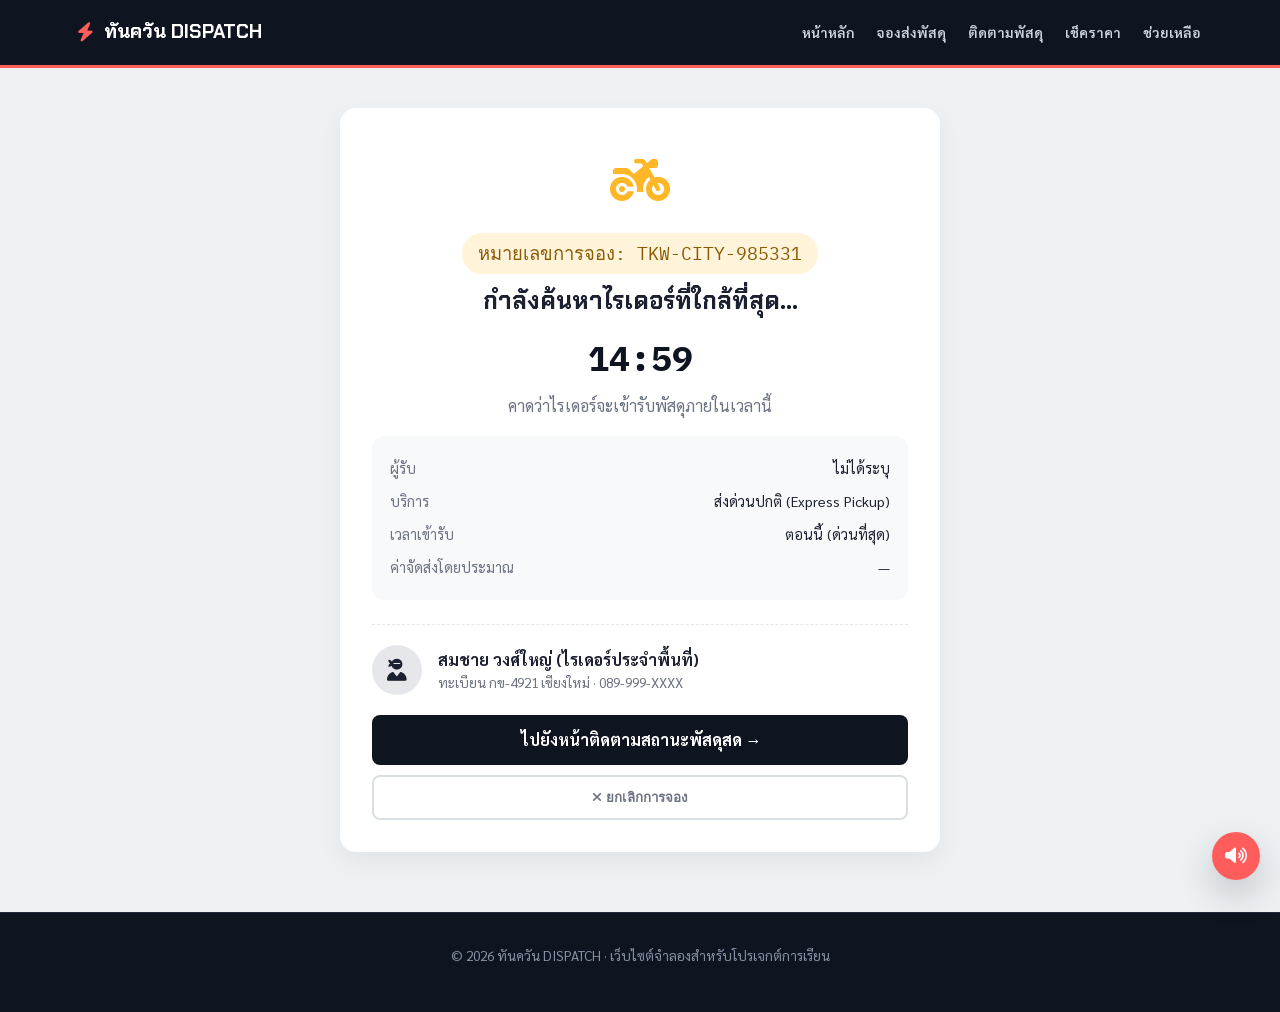
<file: tankwan-waiting.html>
<!DOCTYPE html>
<html lang="th">
<head>
<meta charset="UTF-8">
<meta name="viewport" content="width=device-width, initial-scale=1.0">
<title>สถานะจัดส่ง & รอเข้ารับ — ทันควัน DISPATCH</title>
<link href="https://fonts.googleapis.com/css2?family=Chakra+Petch:wght@600;700&family=Sarabun:wght@400;600&family=IBM+Plex+Mono:wght@500&display=swap" rel="stylesheet">
<link rel="stylesheet" href="https://cdnjs.cloudflare.com/ajax/libs/font-awesome/6.4.0/css/all.min.css">
<link rel="stylesheet" href="css/tankwan-core.css">
<style>
  :root{ --amber:#FFB627; }
  .status-card{ max-width:600px; margin:40px auto; background:var(--card); border-radius:16px; padding:32px; box-shadow:0 10px 25px rgba(0,0,0,0.05); text-align:center; }
  .pulse-icon{ font-size:3rem; color:var(--amber); animation:pulse 1.5s infinite; margin-bottom:16px; }
  @keyframes pulse { 0%{ transform:scale(0.95); opacity:0.8; } 50%{ transform:scale(1.1); opacity:1; } 100%{ transform:scale(0.95); opacity:0.8; } }
  .order-id{ font-family:'IBM Plex Mono', monospace; font-size:1.15rem; background:#FFF3D9; color:#8A5A00; padding:6px 16px; border-radius:20px; display:inline-block; margin-bottom:12px; word-break:break-all; }
  .summary{ text-align:left; background:#F8F9FB; border-radius:12px; padding:16px 18px; margin-top:18px; font-size:.9rem; }
  .summary .row{ display:flex; justify-content:space-between; padding:5px 0; }
  .summary .row span:first-child{ color:var(--gray); }
  .countdown{ font-family:'IBM Plex Mono', monospace; font-size:2.2rem; font-weight:700; color:var(--ink); margin:14px 0 6px; }
  .rider-info{ margin-top:24px; padding-top:20px; border-top:1px dashed #E5E7EB; text-align:left; display:flex; align-items:center; gap:16px; }
  .rider-avatar{ width:50px; height:50px; background:#E5E7EB; border-radius:50%; display:flex; align-items:center; justify-content:center; font-size:1.4rem; flex-shrink:0; }
  .btn-track{ display:inline-block; width:100%; margin-top:20px; background:var(--ink); color:#fff; padding:12px; border-radius:8px; text-decoration:none; font-weight:700; text-align:center; }
  .btn-cancel{ display:inline-block; width:100%; margin-top:10px; background:none; border:2px solid var(--line); color:var(--gray); padding:10px; border-radius:8px; font-weight:700; cursor:pointer; }
  .btn-cancel:hover{ border-color:var(--coral-deep); color:var(--coral-deep); }
</style>
</head>
<body>

<header class="site-header">
  <a href="index.html" class="logo"><i class="fa-solid fa-bolt"></i> ทันควัน DISPATCH</a>
  <button class="nav-toggle" aria-label="เปิดเมนู" aria-expanded="false"><i class="fa-solid fa-bars"></i></button>
  <nav>
    <a href="index.html">หน้าหลัก</a>
    <a href="tankwan-booking.html">จองส่งพัสดุ</a>
    <a href="tankwan-tracking.html">ติดตามพัสดุ</a>
    <a href="tankwan-rates.html">เช็คราคา</a>
    <a href="tankwan-help.html">ช่วยเหลือ</a>
  </nav>
</header>

<div class="status-card">
  <div class="pulse-icon" id="statusIcon"><i class="fa-solid fa-motorcycle"></i></div>
  <div class="order-id" id="orderIdTag">หมายเลขการจอง: TKW-CITY-000000</div>
  <h2 id="statusHeading">กำลังค้นหาไรเดอร์ที่ใกล้ที่สุด...</h2>
  <div class="countdown" id="countdown">15:00</div>
  <p style="color:var(--gray);" id="countdownLbl">คาดว่าไรเดอร์จะเข้ารับพัสดุภายในเวลานี้</p>

  <div class="summary" id="summaryBox">
    <div class="row"><span>ผู้รับ</span><span id="sumReceiver">—</span></div>
    <div class="row"><span>บริการ</span><span id="sumService">—</span></div>
    <div class="row"><span>เวลาเข้ารับ</span><span id="sumSchedule">ตอนนี้ (ด่วนที่สุด)</span></div>
    <div class="row"><span>ค่าจัดส่งโดยประมาณ</span><span id="sumPrice">—</span></div>
  </div>

  <div class="rider-info">
    <div class="rider-avatar"><i class="fa-solid fa-user-ninja"></i></div>
    <div>
      <div style="font-weight:700;">สมชาย วงศ์ใหญ่ (ไรเดอร์ประจำพื้นที่)</div>
      <div style="font-size:0.85rem; color:var(--gray);">ทะเบียน กข-4921 เชียงใหม่ · 089-999-XXXX</div>
    </div>
  </div>

  <a href="tankwan-tracking.html" id="trackLink" class="btn-track">ไปยังหน้าติดตามสถานะพัสดุสด →</a>
  <button class="btn-cancel" id="cancelBtn"><i class="fa-solid fa-xmark"></i> ยกเลิกการจอง</button>
</div>

<footer class="site-footer">
  <p>© 2026 ทันควัน DISPATCH · เว็บไซต์จำลองสำหรับโปรเจกต์การเรียน</p>
</footer>

<script src="js/tankwan-utils.js"></script>
<script src="js/tankwan-nav.js"></script>
<script src="js/tankwan-audio.js"></script>
<script>
  const params = new URLSearchParams(window.location.search);
  const orderId = params.get('order') || Tankwan.generateTrackingId('TKW-CITY');
  const price = params.get('price');
  const service = params.get('service');
  const receiver = params.get('receiver');
  const scheduled = params.get('scheduled');

  document.getElementById('orderIdTag').textContent = 'หมายเลขการจอง: ' + orderId;
  document.getElementById('sumReceiver').textContent = receiver || 'ไม่ได้ระบุ';
  document.getElementById('sumService').textContent = service || 'ส่งด่วนปกติ (Express Pickup)';
  document.getElementById('sumPrice').textContent = price ? Tankwan.formatTHB(price) : '—';
  document.getElementById('sumSchedule').textContent = scheduled
    ? new Date(scheduled).toLocaleString('th-TH', { dateStyle: 'medium', timeStyle: 'short' })
    : 'ตอนนี้ (ด่วนที่สุด)';
  document.getElementById('trackLink').href = 'tankwan-tracking.html?track_id=' + encodeURIComponent(orderId);

  // ---- Live countdown to simulated rider pickup ----
  let secondsLeft = 15 * 60;
  const countdownEl = document.getElementById('countdown');
  let cancelled = false;

  function tick(){
    if (cancelled) return;
    if (secondsLeft <= 0) {
      document.getElementById('statusHeading').textContent = 'ไรเดอร์เข้ารับพัสดุแล้ว';
      document.getElementById('countdownLbl').textContent = 'กำลังเดินทางไปหาผู้รับ';
      document.getElementById('statusIcon').innerHTML = '<i class="fa-solid fa-circle-check" style="color:var(--green);"></i>';
      countdownEl.textContent = '00:00';
      return;
    }
    const m = Math.floor(secondsLeft / 60), s = secondsLeft % 60;
    countdownEl.textContent = String(m).padStart(2,'0') + ':' + String(s).padStart(2,'0');
    secondsLeft--;
    setTimeout(tick, 1000);
  }
  tick();

  document.getElementById('cancelBtn').addEventListener('click', function(){
    if (!window.confirm('ยืนยันยกเลิกการจองนี้หรือไม่?')) return;
    cancelled = true;
    document.getElementById('statusIcon').innerHTML = '<i class="fa-solid fa-ban" style="color:var(--coral-deep);"></i>';
    document.getElementById('statusHeading').textContent = 'ยกเลิกการจองแล้ว';
    document.getElementById('countdownLbl').textContent = 'หากต้องการส่งพัสดุใหม่ สามารถจองได้ทันที';
    countdownEl.textContent = '--:--';
    this.disabled = true;
    Tankwan.showToast('ยกเลิกการจอง ' + orderId + ' เรียบร้อยแล้ว');
  });
</script>

</body>
</html>
</file>
<file: css/tankwan-core.css>
/* =========================================================================
   ทันควัน DISPATCH — Core design system
   ใช้ร่วมกันทุกหน้า เพื่อลดโค้ดซ้ำซ้อนและให้หน้าตาเว็บไซต์เป็นมาตรฐานเดียวกัน
   ========================================================================= */

:root{
  /* Brand */
  --ink:#0E1420;
  --ink-soft:#141B2B;
  --paper:#EEF1F4;
  --card:#FFFFFF;
  --coral:#FF5C5C;
  --coral-deep:#D93F3F;
  --coral-soft:#FFE7E7;
  --gray:#6B7280;
  --gray-light:#9CA3AF;
  --line:#DADFE6;

  /* Status colors (reused for badges, timelines, cold-chain, waiting states) */
  --green:#22C55E;
  --green-deep:#15803D;
  --green-soft:#DCFCE7;
  --amber:#FFB627;
  --amber-deep:#8A5A00;
  --amber-soft:#FFF3D9;
  --blue:#0099FF;
  --blue-deep:#0B63B8;
  --blue-soft:#E3F4FF;

  /* Layout tokens */
  --radius-sm:8px;
  --radius-md:12px;
  --radius-lg:16px;
  --shadow-sm:0 5px 15px rgba(14,20,32,.05);
  --shadow-md:0 10px 30px rgba(14,20,32,.08);
  --shadow-lg:0 15px 35px rgba(14,20,32,.2);
  --header-h:68px;
}

*{ box-sizing:border-box; }
html{ scroll-behavior:smooth; }
@media (prefers-reduced-motion: reduce){
  html{ scroll-behavior:auto; }
  *, *::before, *::after{ animation-duration:.001ms !important; animation-iteration-count:1 !important; transition-duration:.001ms !important; }
}

body{
  margin:0;
  background:var(--paper);
  color:#1B2130;
  font-family:'Sarabun', sans-serif;
  line-height:1.6;
  -webkit-font-smoothing:antialiased;
}
h1,h2,h3{ font-family:'Chakra Petch', sans-serif; line-height:1.25; margin:0 0 .5em; }
p{ margin:0 0 1em; }
a{ color:inherit; }
img{ max-width:100%; display:block; }

:focus-visible{ outline:3px solid var(--coral); outline-offset:2px; border-radius:4px; }

.wrap{ max-width:1100px; margin:0 auto; padding:0 6%; }
.visually-hidden{ position:absolute; width:1px; height:1px; overflow:hidden; clip:rect(0 0 0 0); white-space:nowrap; }

/* ---------- Header / Nav ---------- */
.site-header{
  background:var(--ink);
  color:#fff;
  padding:0 6%;
  display:flex;
  justify-content:space-between;
  align-items:center;
  position:sticky;
  top:0;
  z-index:100;
  border-bottom:3px solid var(--coral);
  min-height:var(--header-h);
  gap:12px;
}
.site-header .logo{
  display:flex; align-items:center; gap:10px;
  font-family:'Chakra Petch', sans-serif;
  font-size:1.2rem; font-weight:700;
  text-decoration:none; color:#fff;
  white-space:nowrap;
}
.site-header .logo i{ color:var(--coral); }

.nav-toggle{
  display:none;
  background:none; border:1px solid #2b3547; color:#fff;
  width:40px; height:40px; border-radius:8px;
  font-size:1.1rem; cursor:pointer; flex-shrink:0;
}
.nav-toggle:hover{ border-color:var(--coral); }

.site-header nav{ display:flex; gap:18px; flex-wrap:wrap; justify-content:flex-end; padding:14px 0; }
.site-header nav a{
  text-decoration:none; color:#cfd6e2; font-size:.88rem; font-weight:600;
  transition:color .15s; white-space:nowrap; padding:6px 2px;
}
.site-header nav a:hover, .site-header nav a.active{ color:var(--coral); }
.site-header nav a.active{ border-bottom:2px solid var(--coral); }

@media (max-width:880px){
  .nav-toggle{ display:flex; align-items:center; justify-content:center; }
  .site-header{ flex-wrap:wrap; }
  .site-header nav{
    display:none;
    width:100%;
    flex-direction:column;
    gap:2px;
    padding:8px 0 16px;
    border-top:1px solid #222c3d;
  }
  .site-header nav.open{ display:flex; }
  .site-header nav a{ padding:10px 4px; }
  .site-header nav a.active{ border-bottom:none; border-left:3px solid var(--coral); padding-left:12px; }
}

/* ---------- Footer ---------- */
.site-footer{
  background:var(--ink); color:#8791a4; text-align:center;
  padding:32px 20px; font-size:.85rem; margin-top:60px;
  border-top:1px solid #222c3d;
}
.site-footer a{ color:var(--coral); text-decoration:none; margin:0 8px; }
.site-footer .foot-links{ margin-top:10px; }

/* ---------- Buttons ---------- */
.btn{
  display:inline-flex; align-items:center; justify-content:center; gap:8px;
  border:none; border-radius:var(--radius-sm); font-weight:700; font-size:1rem;
  padding:13px 26px; cursor:pointer; text-decoration:none;
  transition:transform .1s ease, background .15s ease, box-shadow .15s ease;
}
.btn:active{ transform:translateY(1px); }
.btn-coral{ background:var(--coral); color:#fff; }
.btn-coral:hover{ background:var(--coral-deep); }
.btn-ink{ background:var(--ink); color:#fff; }
.btn-ink:hover{ background:var(--ink-soft); }
.btn-outline{ background:transparent; color:var(--ink); border:2px solid var(--line); }
.btn-outline:hover{ border-color:var(--coral); color:var(--coral-deep); }
.btn-block{ width:100%; }
.btn-sm{ padding:9px 16px; font-size:.85rem; }
.btn[disabled]{ opacity:.55; cursor:not-allowed; }

/* ---------- Cards ---------- */
.card{ background:var(--card); border-radius:var(--radius-lg); border:1px solid var(--line); box-shadow:var(--shadow-sm); }

/* ---------- Forms ---------- */
.field{ margin-bottom:18px; }
.field label{ display:block; font-size:.85rem; font-weight:600; color:var(--gray); margin-bottom:6px; }
.field .hint{ font-size:.78rem; color:var(--gray-light); margin-top:5px; }
.field input, .field select, .field textarea{
  width:100%; padding:12px 14px; border:2px solid var(--line); border-radius:var(--radius-sm);
  font-family:inherit; font-size:.95rem; background:#fff; color:#1B2130;
  transition:border-color .15s, box-shadow .15s;
}
.field input:focus, .field select:focus, .field textarea:focus{
  outline:none; border-color:var(--coral); box-shadow:0 0 0 3px var(--coral-soft);
}
.field.has-error input, .field.has-error select, .field.has-error textarea{
  border-color:var(--coral-deep); background:#FFF7F7;
}
.field .error-msg{ display:none; color:var(--coral-deep); font-size:.8rem; margin-top:6px; font-weight:600; }
.field.has-error .error-msg{ display:block; }
.grid-2{ display:grid; grid-template-columns:1fr 1fr; gap:16px; }
.grid-3{ display:grid; grid-template-columns:repeat(3,1fr); gap:16px; }
@media (max-width:640px){ .grid-2, .grid-3{ grid-template-columns:1fr; } }

/* ---------- Badges ---------- */
.badge{ display:inline-flex; align-items:center; gap:6px; padding:4px 12px; border-radius:20px; font-size:.8rem; font-weight:700; }
.badge-green{ background:var(--green-soft); color:var(--green-deep); }
.badge-amber{ background:var(--amber-soft); color:var(--amber-deep); }
.badge-blue{ background:var(--blue-soft); color:var(--blue-deep); }
.badge-gray{ background:#EEF1F4; color:var(--gray); }

/* ---------- Motion-safe fade-in-up (used for scroll/entry reveals) ---------- */
@keyframes twFadeInUp{ from{ opacity:0; transform:translateY(14px); } to{ opacity:1; transform:translateY(0); } }
.fade-in-up{ animation:twFadeInUp .5s ease both; }

/* ---------- Toast (lightweight in-page notifications, replaces window.alert) ---------- */
.tw-toast{
  position:fixed; left:50%; bottom:26px; transform:translate(-50%, 20px);
  background:var(--ink); color:#fff; padding:14px 22px; border-radius:10px;
  font-size:.9rem; font-weight:600; box-shadow:var(--shadow-lg);
  opacity:0; pointer-events:none; transition:opacity .25s ease, transform .25s ease;
  z-index:1000; max-width:90vw; text-align:center;
}
.tw-toast.show{ opacity:1; transform:translate(-50%, 0); }
.tw-toast.tw-toast-error{ background:var(--coral-deep); }
.tw-toast.tw-toast-success{ background:var(--green-deep); }

/* ---------- Background music toggle (js/tankwan-audio.js) ---------- */
.tw-bgm-toggle{
  position:fixed; right:20px; bottom:20px; z-index:999;
  width:48px; height:48px; border-radius:50%; border:none;
  background:var(--coral); color:#fff; font-size:1.1rem;
  display:flex; align-items:center; justify-content:center;
  cursor:pointer; box-shadow:var(--shadow-lg);
  transition:background .15s ease, transform .1s ease;
}
.tw-bgm-toggle:hover{ background:var(--coral-deep); }
.tw-bgm-toggle:active{ transform:scale(.94); }
.tw-bgm-toggle.is-muted{ background:var(--ink-soft); }
@media (max-width:520px){
  .tw-bgm-toggle{ right:14px; bottom:14px; width:44px; height:44px; font-size:1rem; }
}
</file>
